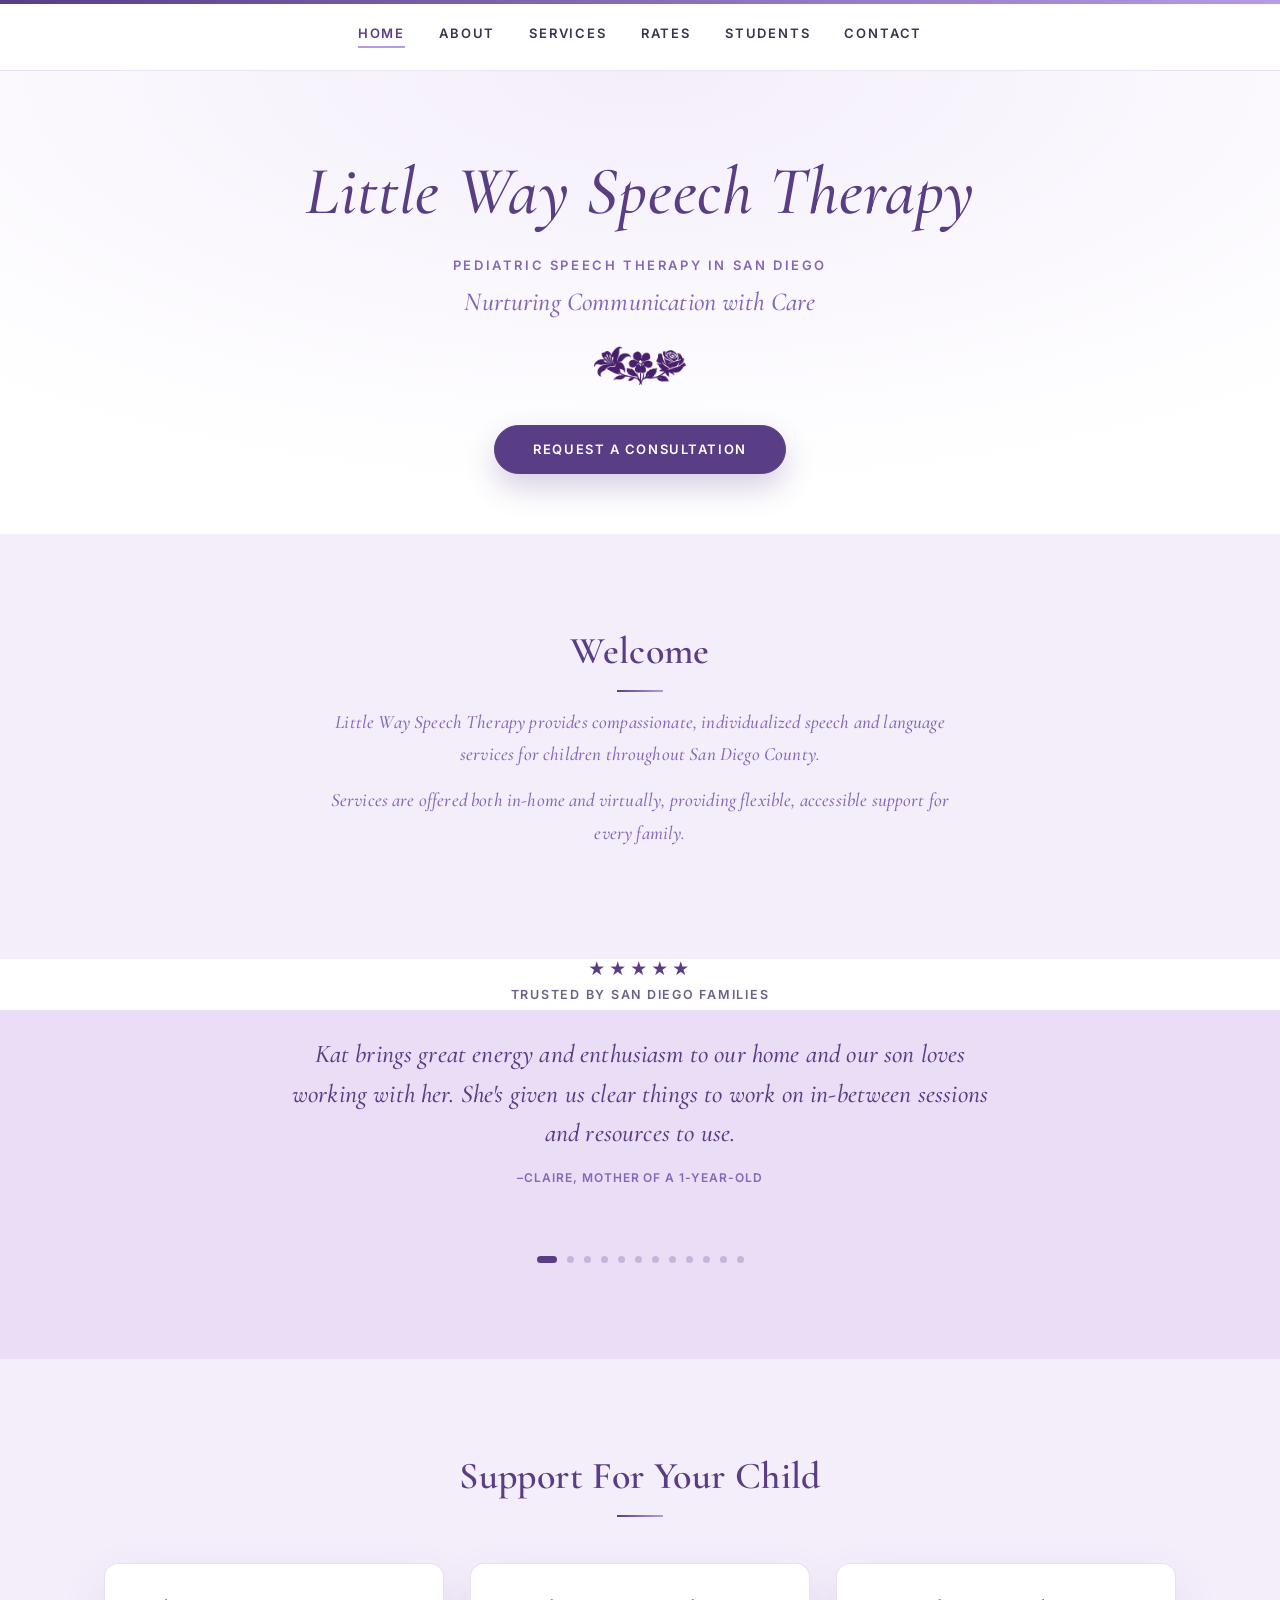
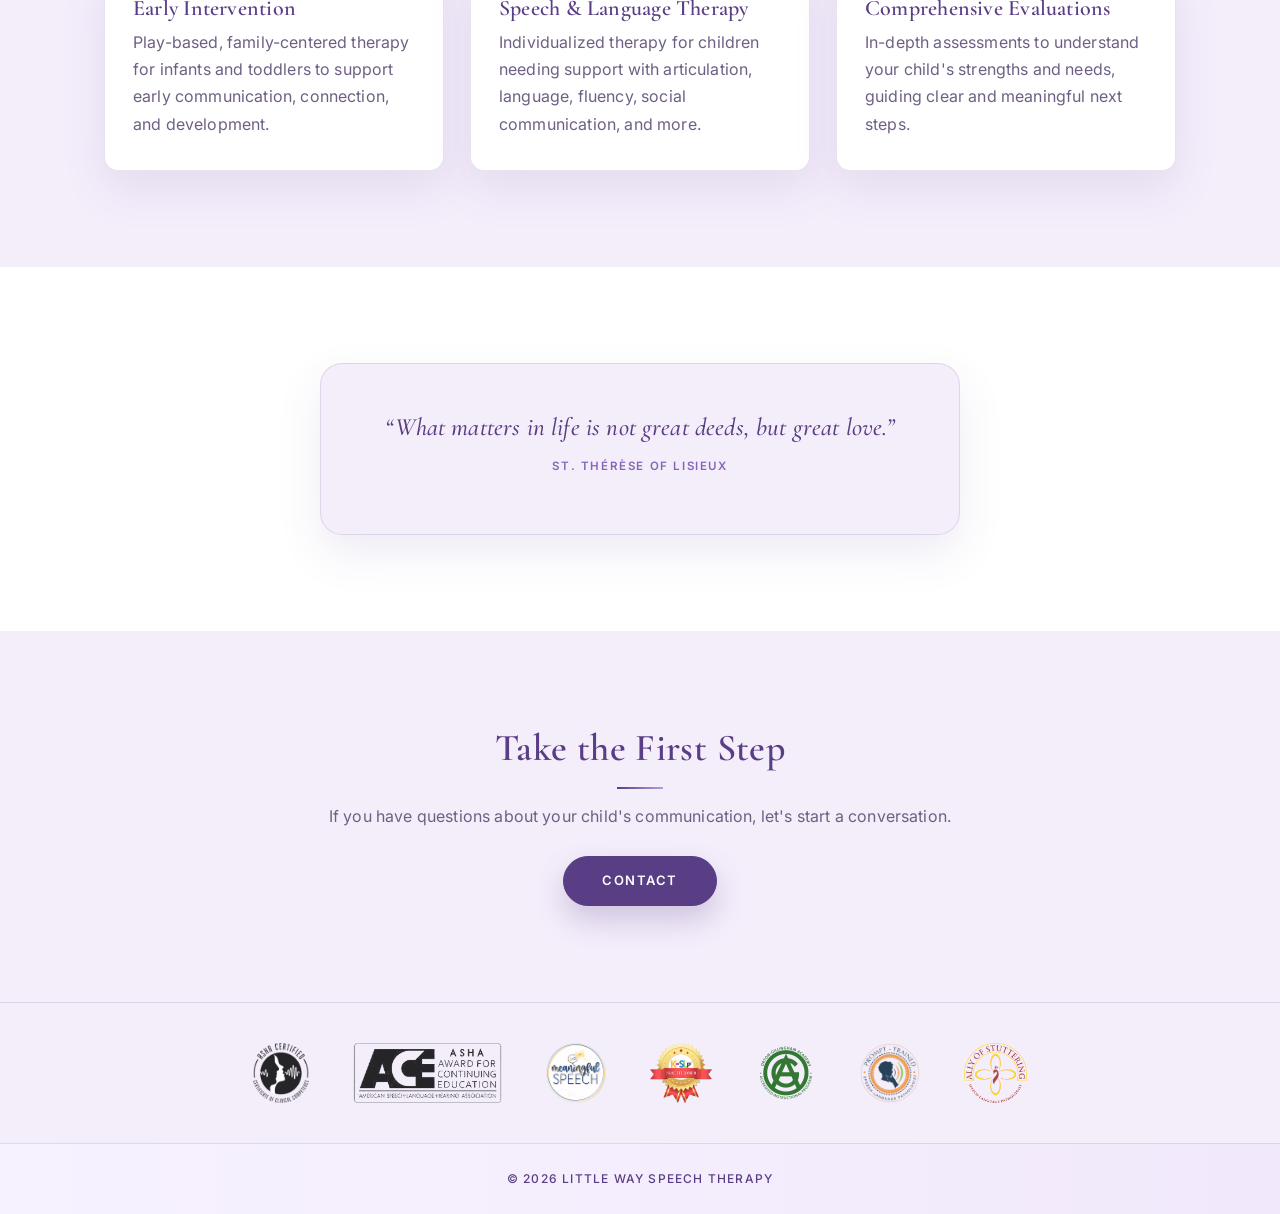
<file: index.html>
<!DOCTYPE html>
<html lang="en">
<head>
  <!-- SEO Schema -->
  <script type="application/ld+json">
  {
    "@context": "https://schema.org",
    "@type": "LocalBusiness",
    "name": "Little Way Speech Therapy",
    "image": "https://littlewayspeech.com/logo.jpg",
    "url": "https://littlewayspeech.com/",
    "description": "Pediatric speech therapy services in San Diego including early intervention, speech sound disorders, language development, dyslexia evaluations, and parent coaching.",
    "areaServed": {
      "@type": "Place",
      "name": "San Diego County"
    },
    "address": {
      "@type": "PostalAddress",
      "addressLocality": "San Diego",
      "addressRegion": "CA",
      "addressCountry": "US"
    }
  }
  </script>
  <meta charset="UTF-8">
  <meta name="viewport" content="width=device-width, initial-scale=1.0">
  <meta name="geo.region" content="US-CA">
  <meta name="geo.placename" content="San Diego">
  <title>Little Way | Pediatric Speech Therapy in San Diego</title>
  <meta name="description" content="Little Way Speech Therapy provides pediatric speech therapy in San Diego, including early intervention, speech delay support, and school-age services. In-home and virtual sessions available.">

  <!-- Fonts -->
  <link rel="preconnect" href="https://fonts.googleapis.com">
  <link rel="preconnect" href="https://fonts.gstatic.com" crossorigin>
  <link href="https://fonts.googleapis.com/css2?family=Cormorant+Garamond:ital,wght@0,500;0,600;1,500;1,600&family=Inter:wght@400;500;600;700&display=swap" rel="stylesheet">

  <!-- CSS -->
  <link rel="stylesheet" href="style.css">
</head>
<body>
  <header>
    <div class="top-accent-bar"></div>
    <nav>
      <a href="index.html" class="active">Home</a>
      <a href="about.html">About</a>
      <a href="services.html">Services</a>
      <a href="rates.html">Rates</a>
      <a href="students.html">Students</a>
      <a href="contact.html">Contact</a>
    </nav>
  </header>

  <main>
    <!-- HERO -->
    <section class="hero">
      <div class="container hero-content">
        <h1 class="hero-title brand-title">Little Way Speech Therapy</h1>
        <div class="tagline">Pediatric Speech Therapy in San Diego</div>
        <p class="hero-subtitle">Nurturing Communication with Care</p>
        <img src="little-way-logo.png" alt="Little Way Speech Therapy logo" class="logo">
        <a href="contact.html" class="cta-button">Request a Consultation</a>
      </div>
    </section>

    <!-- INTRO -->
    <section class="section">
      <div class="container">
        <h2>Welcome</h2>
        <p class="purple-text">
          Little Way Speech Therapy provides compassionate, individualized speech and language services for children throughout San Diego County.
        </p>
        <p class="purple-text">
          Services are offered both in-home and virtually, providing flexible, accessible support for every family.
        </p>
      </div>
    </section>

    <!-- TRUST BADGE -->
    <div class="trust-bar">
      <div class="stars">&#9733;&#9733;&#9733;&#9733;&#9733;</div>
      <div class="trust-text">Trusted by San Diego Families</div>
    </div>

    <!-- TESTIMONIALS -->
    <section class="testimonial-wrapper">
      <div class="testimonial-section" id="testimonial-container">
        <div class="testimonial active">
          <p>Kat brings great energy and enthusiasm to our home and our son loves working with her. She's given us clear things to work on in-between sessions and resources to use.</p>
          <span>&ndash;Claire, mother of a 1-year-old</span>
        </div>
        <div class="testimonial">
          <p>Kathleen Winger is amazing. [My son] is a very active young boy and&hellip;is not easy to keep on task, but Miss Kat is so experienced that she is able to make practice fun along with educational. I feel so blessed to have her as a speech therapist.</p>
          <span>&ndash;Amy, mother of a 5-year-old</span>
        </div>
        <div class="testimonial">
          <p>We have been to several other speech companies but have finally found our home with Kat! Thank you Kat!! Her consistency and kindness sets her apart, and we have been through many therapists!!</p>
          <span>&ndash;Evelyn, mother of a 4-year-old</span>
        </div>
        <div class="testimonial">
          <p>Ms. Winger is patient, kind, dedicated, and caring, she always helps with concerns that arise with our son by giving us helpful guidance. Since his first appointment, she has shown her professionalism and knowledge as an excellent speech pathologist.</p>
          <span>&ndash;Cee, mother of a 3-year-old</span>
        </div>
        <div class="testimonial">
          <p>Kat is always so passionate and understanding&hellip;She has done an amazing job with my daughter's speech, [and] I would recommend her to anyone who needs speech help with their children's speech.</p>
          <span>&ndash;Bridget, mother of a 6-year-old</span>
        </div>
        <div class="testimonial">
          <p>Kat not only helps during speech sessions, she goes out of her way and programs [my son's AAC] device remotely and gets it done extremely fast&hellip;She is an indispensable part of my son's team and it's evident that she truly loves her job.</p>
          <span>&ndash;Yanina, mother of a 13-year-old</span>
        </div>
        <div class="testimonial">
          <p>We absolutely love our speech therapist Kat, she is the best! We have done speech therapy at other places and I must say she is the best therapist, we love her, she is always so passionate my daughter loves her therapies.</p>
          <span>&ndash;Sonia, mother of a 4-year-old</span>
        </div>
        <div class="testimonial">
          <p>Our son's total word count has already expanded in the few weeks we have been working with Kat. We are so grateful for her help and expertise.</p>
          <span>&ndash;Claire, mother of a 2-year-old</span>
        </div>
        <div class="testimonial">
          <p>Miss Kat has been fantastic with my son!! He was very shy for a long time and she has always been so patient, so warm and friendly toward him!</p>
          <span>&ndash;Katy, mother of a 6-year-old</span>
        </div>
        <div class="testimonial">
          <p>My child has been in speech for many years and until we finally found Kathleen Winger our prayers were answered! She is amazing and has the sweetest heart, that my child adores as well as myself.</p>
          <span>&ndash;Letecia, mother of a 4-year-old</span>
        </div>
        <div class="testimonial">
          <p>Kat has been fantastic! She is knowledgeable, flexible, easy to communicate with, and my son loves her. She has worked hard and has helped him to significantly improve his speech and communication.</p>
          <span>&ndash;Amy, mother of a 5-year-old</span>
        </div>
        <div class="testimonial">
          <p>You can immediately feel how much Kat loves helping children. She was genuinely interested in the goals and respectfully listened to my feedback. I have ALWAYS had a great outcome with her at the helm!</p>
          <span>&ndash;Leslie, mother of a 4-year-old</span>
        </div>
      </div>
      <!-- DOTS -->
      <div class="testimonial-dots" id="testimonial-dots"></div>
    </section>

    <!-- SERVICES -->
    <section class="section">
      <div class="container">
        <h2>Support For Your Child</h2>
        <div class="cards">
          <div class="card">
            <h3>Early Intervention</h3>
            <p>Play-based, family-centered therapy for infants and toddlers to support early communication, connection, and development.</p>
          </div>
          <div class="card">
            <h3>Speech &amp; Language Therapy</h3>
            <p>Individualized therapy for children needing support with articulation, language, fluency, social communication, and more.</p>
          </div>
          <div class="card">
            <h3>Comprehensive Evaluations</h3>
            <p>In-depth assessments to understand your child's strengths and needs, guiding clear and meaningful next steps.</p>
          </div>
        </div>
      </div>
    </section>

    <!-- QUOTE -->
    <section class="section">
      <div class="container">
        <div class="quote-card">
          <p class="quote">&ldquo;What matters in life is not great deeds, but great love.&rdquo;</p>
          <p class="quote-author">St. Th&eacute;r&egrave;se of Lisieux</p>
        </div>
      </div>
    </section>

    <!-- FINAL CTA -->
    <section class="section">
      <div class="container">
        <h2>Take the First Step</h2>
        <p>If you have questions about your child's communication, let's start a conversation.</p>
        <a href="contact.html" class="cta-button">Contact</a>
      </div>
    </section>
  </main>

  <!-- BADGES -->
  <div class="badge-footer">
  <img src="ASHA-logo-black.png" alt="ASHA CCC">
  <img src="ACE.png" alt="ACE Award">
  <img src="meaningful-speech.webp" alt="Meaningful Speech NLA">
  <img src="Kaufman.png" alt="K-SLP">
  <img src="orton.png" alt="Orton-Gillingham Academy">
  <img src="prompt.png" alt="Prompt Trained SLP">
  <img src="ally.png" alt="Ally of Stuttering">
</div>

  <footer>
    &copy; <span id="year"></span> Little Way Speech Therapy
  </footer>

  <!-- YEAR SCRIPT -->
  <script>
    document.getElementById("year").textContent = new Date().getFullYear();
  </script>

  <!-- TESTIMONIAL SCRIPT -->
  <script>
    const testimonials = document.querySelectorAll(".testimonial");
    const container = document.getElementById("testimonial-container");
    const dotsContainer = document.getElementById("testimonial-dots");
    let index = 0;
    let interval;

    testimonials.forEach((_, i) => {
      const dot = document.createElement("span");
      dot.classList.add("dot");
      if (i === 0) dot.classList.add("active");
      dot.addEventListener("click", () => {
        showTestimonial(i);
      });
      dotsContainer.appendChild(dot);
    });

    const dots = document.querySelectorAll(".dot");

    function showTestimonial(i) {
      testimonials.forEach(t => t.classList.remove("active"));
      dots.forEach(d => d.classList.remove("active"));
      testimonials[i].classList.add("active");
      dots[i].classList.add("active");
      index = i;
    }

    function startRotation() {
      interval = setInterval(() => {
        let next = (index + 1) % testimonials.length;
        showTestimonial(next);
      }, 5000);
    }

    function stopRotation() {
      clearInterval(interval);
    }

    startRotation();
    container.addEventListener("mouseenter", stopRotation);
    container.addEventListener("mouseleave", startRotation);

    let startX = 0;
    container.addEventListener("touchstart", (e) => {
      startX = e.touches[0].clientX;
    });
    container.addEventListener("touchend", (e) => {
      let endX = e.changedTouches[0].clientX;
      let diff = startX - endX;
      if (Math.abs(diff) > 50) {
        if (diff > 0) {
          showTestimonial((index + 1) % testimonials.length);
        } else {
          showTestimonial((index - 1 + testimonials.length) % testimonials.length);
        }
      }
    });
  </script>
</body>
</html>
</file>
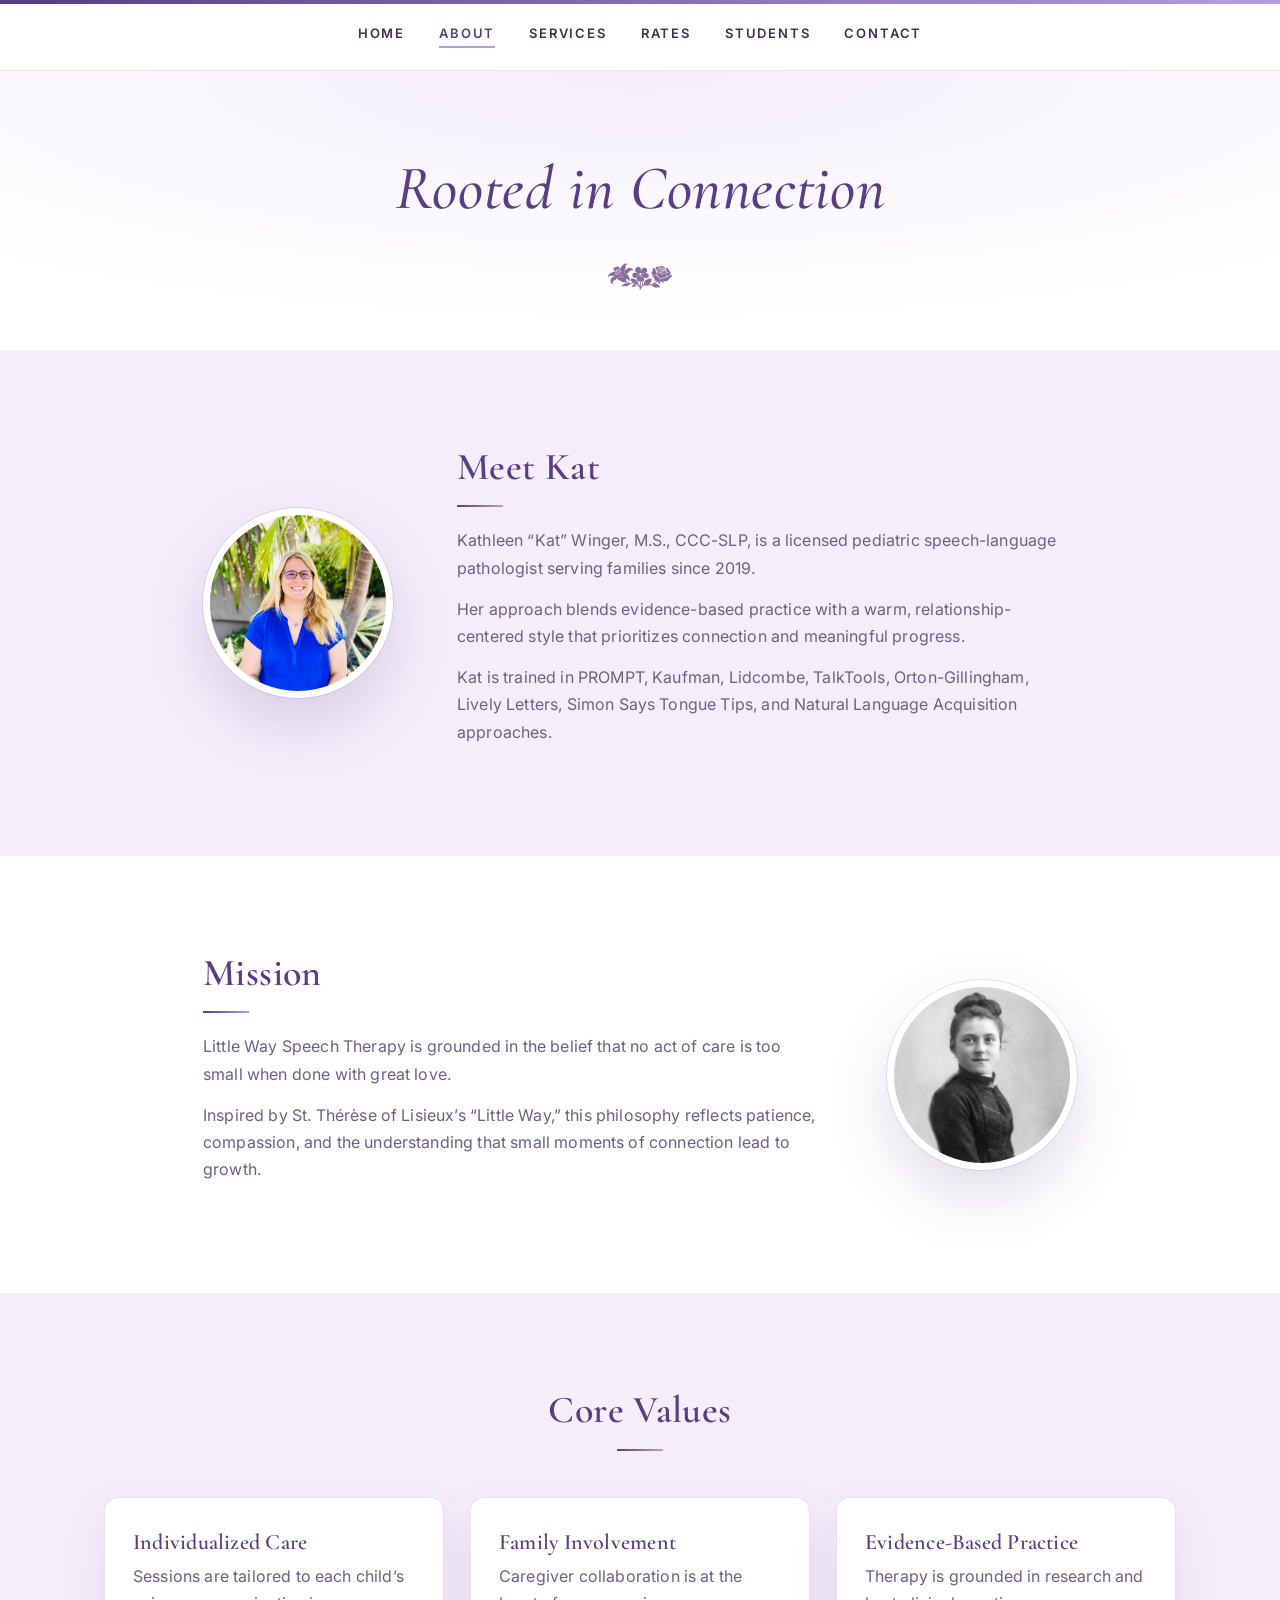
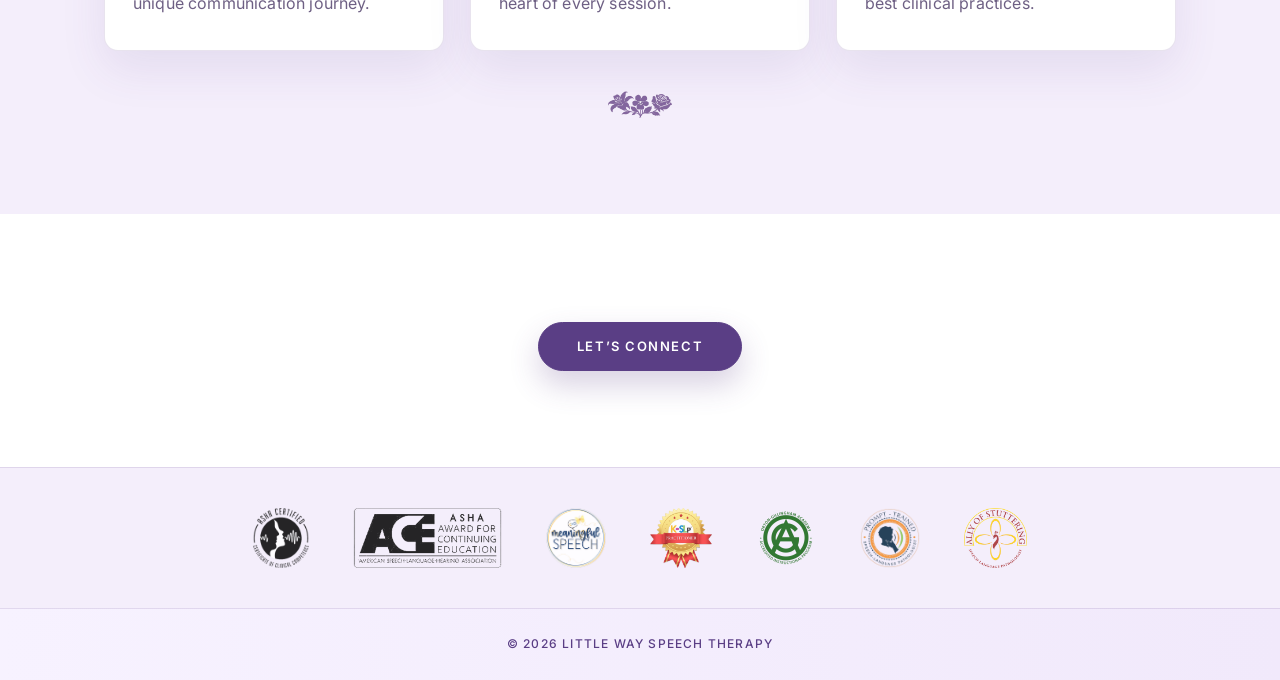
<file: about.html>
<!DOCTYPE html>
<html lang="en">
<head>
  <meta charset="UTF-8">
  <meta name="viewport" content="width=device-width, initial-scale=1.0">
  <meta name="geo.region" content="US-CA">
  <meta name="geo.placename" content="San Diego">
  <title>About | Little Way Speech Therapy</title>
  <meta name="description" content="Learn more about Little Way Speech Therapy and Kathleen Winger, M.S., CCC-SLP, serving children and families in San Diego.">
  <link rel="stylesheet" href="style.css">
  <link rel="preconnect" href="https://fonts.googleapis.com">
  <link rel="preconnect" href="https://fonts.gstatic.com" crossorigin>
  <link href="https://fonts.googleapis.com/css2?family=Cormorant+Garamond:ital,wght@0,500;0,600;1,500;1,600&family=Inter:wght@400;500;600;700&display=swap" rel="stylesheet">
</head>
<body>
<header>
  <div class="top-accent-bar"></div>
  <nav>
    <a href="index.html">Home</a>
    <a href="about.html" class="active">About</a>
    <a href="services.html">Services</a>
    <a href="rates.html">Rates</a>
    <a href="students.html">Students</a>
    <a href="contact.html">Contact</a>
  </nav>
</header>

<main>
  <!-- INTRO -->
  <section class="section hero-soft">
    <div class="container">
      <h1>Rooted in Connection</h1>
      <img src="little-way-logo-small.png" class="small-logo" alt="Little Way Speech Therapy logo">
    </div>
  </section>

  <!-- ABOUT / BIO -->
  <section class="section">
    <div class="container bio-layout">
      <div class="bio-image-wrap">
        <img src="profile.jpg" alt="Kathleen Winger, speech therapist" class="circle-image">
      </div>
      <div class="bio-text">
        <h2>Meet Kat</h2>
        <p>Kathleen &ldquo;Kat&rdquo; Winger, M.S., CCC-SLP, is a licensed pediatric speech-language pathologist serving families since 2019.</p>
        <p>Her approach blends evidence-based practice with a warm, relationship-centered style that prioritizes connection and meaningful progress.</p>
        <p>Kat is trained in PROMPT, Kaufman, Lidcombe, TalkTools, Orton-Gillingham, Lively Letters, Simon Says Tongue Tips, and Natural Language Acquisition approaches.</p>
      </div>
    </div>
  </section>

  <!-- MISSION -->
  <section class="section">
    <div class="container bio-layout">
      <div class="bio-text">
        <h2>Mission</h2>
        <p>Little Way Speech Therapy is grounded in the belief that no act of care is too small when done with great love.</p>
        <p>Inspired by St. Th&eacute;r&egrave;se of Lisieux&rsquo;s &ldquo;Little Way,&rdquo; this philosophy reflects patience, compassion, and the understanding that small moments of connection lead to growth.</p>
      </div>
      <div class="bio-image-wrap">
        <img src="St_Therese.jpg" alt="St. Th&eacute;r&egrave;se of Lisieux" class="circle-image">
      </div>
    </div>
  </section>

  <section class="section">
    <div class="container">
      <h2>Core Values</h2>
      <div class="cards">
        <div class="card">
          <h3>Individualized Care</h3>
          <p>Sessions are tailored to each child&rsquo;s unique communication journey.</p>
        </div>
        <div class="card">
          <h3>Family Involvement</h3>
          <p>Caregiver collaboration is at the heart of every session.</p>
        </div>
        <div class="card">
          <h3>Evidence-Based Practice</h3>
          <p>Therapy is grounded in research and best clinical practices.</p>
        </div>
      </div>
      <img src="little-way-logo-small.png" class="small-logo" alt="Little Way Speech Therapy logo">
    </div>
  </section>

  <section class="section">
    <div class="container">
      <a href="contact.html" class="cta-button">Let&rsquo;s Connect</a>
    </div>
  </section>
</main>

  <!-- BADGES -->
  <div class="badge-footer">
  <img src="ASHA-logo-black.png" alt="ASHA CCC">
  <img src="ACE.png" alt="ACE Award">
  <img src="meaningful-speech.webp" alt="Meaningful Speech NLA">
  <img src="Kaufman.png" alt="K-SLP">
  <img src="orton.png" alt="Orton-Gillingham Academy">
  <img src="prompt.png" alt="Prompt Trained SLP">
  <img src="ally.png" alt="Ally of Stuttering">
</div>

<footer>
  &copy; <span id="year"></span> Little Way Speech Therapy
</footer>

<script>
  document.getElementById("year").textContent = new Date().getFullYear();
</script>
</body>
</html>
</file>
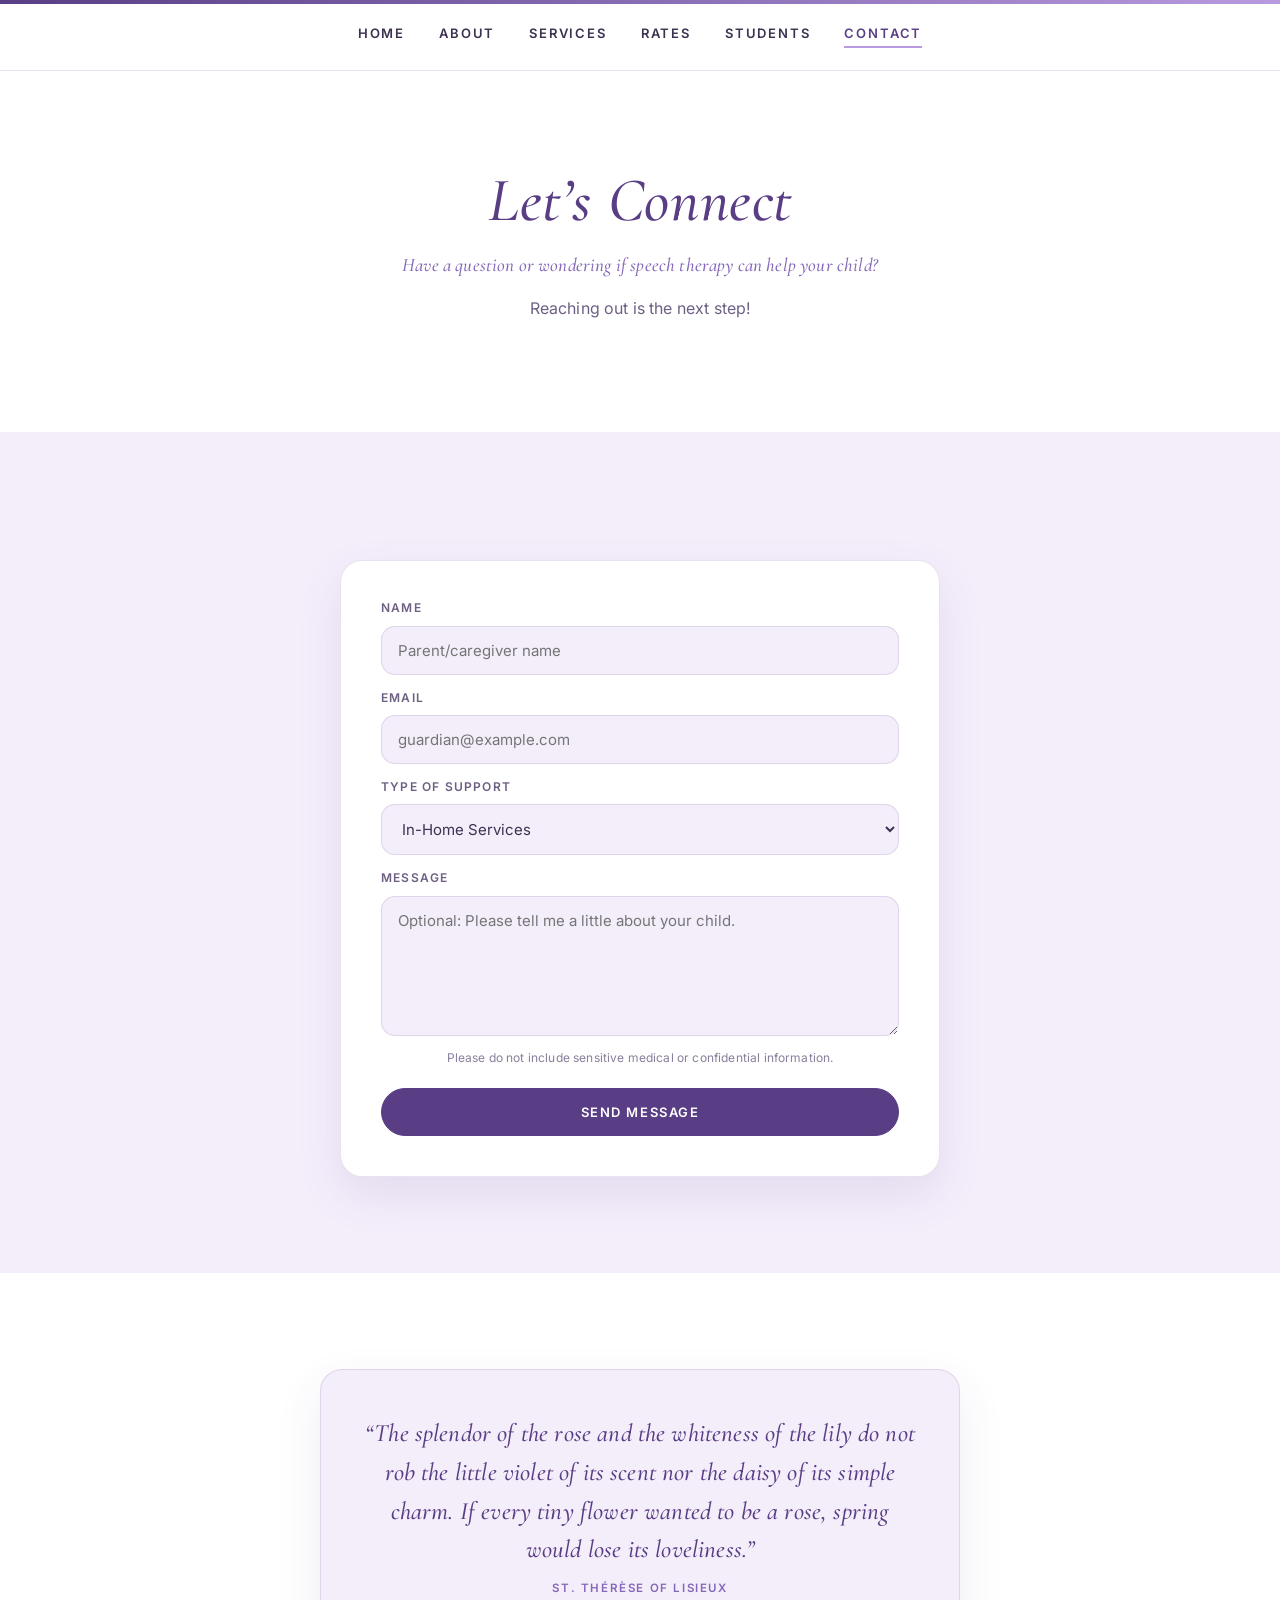
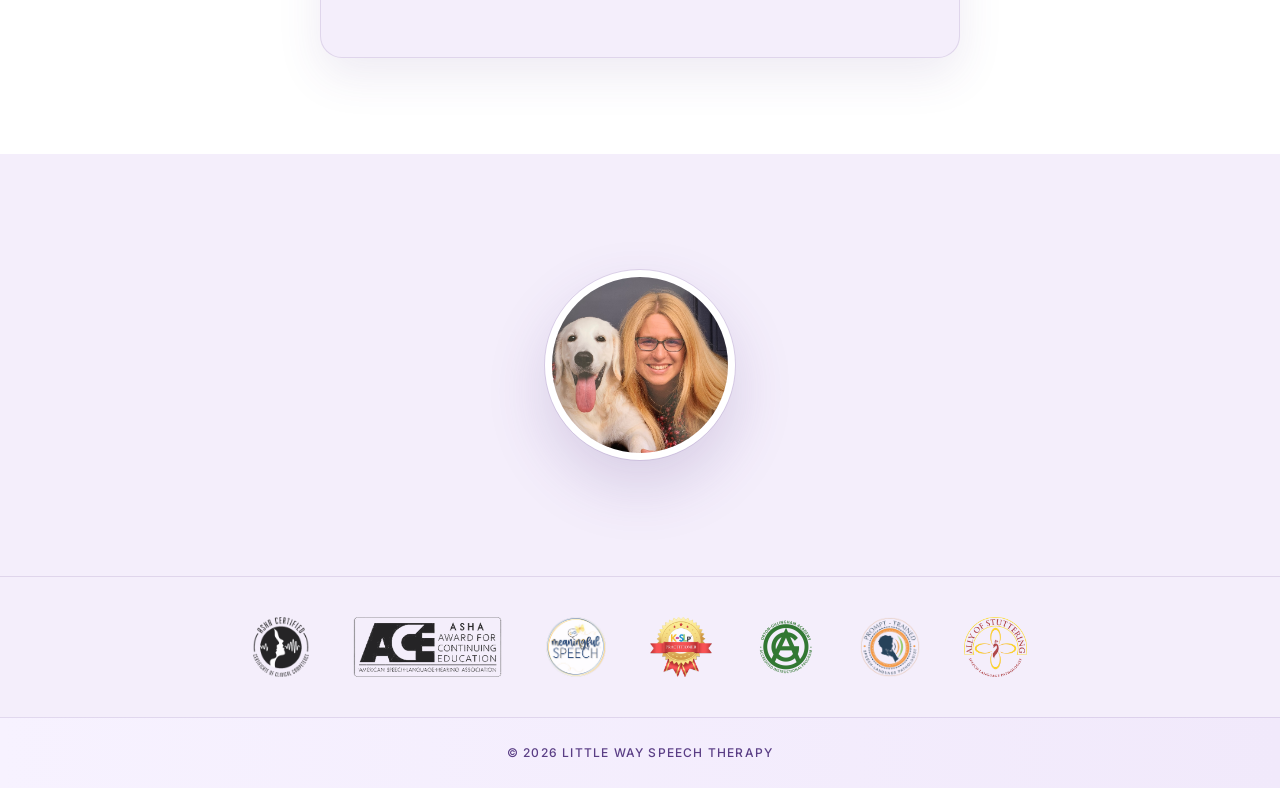
<file: contact.html>
<!DOCTYPE html>
<html lang="en">
<head>
  <meta charset="UTF-8">
  <meta name="viewport" content="width=device-width, initial-scale=1.0">
  <meta name="geo.region" content="US-CA">
  <meta name="geo.placename" content="San Diego">
  <title>Contact | Little Way Speech Therapy</title>
  <meta name="description" content="Contact Little Way Speech Therapy to ask questions or request a consultation for pediatric speech therapy in San Diego.">
  <link rel="preconnect" href="https://fonts.googleapis.com">
  <link rel="preconnect" href="https://fonts.gstatic.com" crossorigin>
  <link href="https://fonts.googleapis.com/css2?family=Cormorant+Garamond:ital,wght@0,500;0,600;1,500;1,600&family=Inter:wght@400;500;600;700&display=swap" rel="stylesheet">
  <link rel="stylesheet" href="style.css">
</head>
<body>
<header>
  <div class="top-accent-bar"></div>
  <nav>
    <a href="index.html">Home</a>
    <a href="about.html">About</a>
    <a href="services.html">Services</a>
    <a href="rates.html">Rates</a>
    <a href="students.html">Students</a>
    <a href="contact.html" class="active">Contact</a>
  </nav>
</header>

<main>
  <section class="section">
    <div class="container">
      <h1>Let&rsquo;s Connect</h1>
      <p class="purple-text">Have a question or wondering if speech therapy can help your child?</p>
      <p>Reaching out is the next step!</p>
    </div>
  </section>

  <section class="section">
    <div class="container">
      <div class="contact-card">
        <div id="selected-service-banner" class="service-banner"></div>
        <form action="https://formspree.io/f/mgopnkok" method="POST" class="contact-form">
          <input type="hidden" name="_subject" value="New Website Inquiry &ndash; Little Way Speech Therapy">
          <input type="hidden" name="_next" value="contact.html?submitted=true">
          <input type="text" name="_gotcha" style="display:none">

          <label for="name">Name</label>
          <input type="text" id="name" name="name" placeholder="Parent/caregiver name" required>

          <label for="email">Email</label>
          <input type="email" id="email" name="email" placeholder="guardian@example.com" required>

          <label for="service">Type of Support</label>
          <select id="service" name="service">
            <option value="In-Home Services">In-Home Services</option>
            <option value="Virtual Services">Virtual Services</option>
            <option value="Single Service Evaluation">Single Service Evaluation</option>
            <option value="General Inquiry">General inquiries</option>
          </select>

          <label for="message">Message</label>
          <textarea id="message" name="message" placeholder="Optional: Please tell me a little about your child."></textarea>

          <p class="contact-note">Please do not include sensitive medical or confidential information.</p>

          <button type="submit">Send Message</button>
        </form>
        <div class="thank-you-message">Thank you! Your message has been received.</div>
      </div>
    </div>
  </section>

  <section class="section">
    <div class="container">
      <div class="quote-card">
        <p class="quote">&ldquo;The splendor of the rose and the whiteness of the lily do not rob the little violet of its scent nor the daisy of its simple charm. If every tiny flower wanted to be a rose, spring would lose its loveliness.&rdquo;</p>
        <p class="quote-author">St. Th&eacute;r&egrave;se of Lisieux</p>
      </div>
    </div>
  </section>

  <section class="section">
    <div class="container">
      <img src="Skipper.jpg" class="circle-image" alt="Little Way Speech Therapy">
    </div>
  </section>
</main>

  <!-- BADGES -->
  <div class="badge-footer">
  <img src="ASHA-logo-black.png" alt="ASHA CCC">
  <img src="ACE.png" alt="ACE Award">
  <img src="meaningful-speech.webp" alt="Meaningful Speech NLA">
  <img src="Kaufman.png" alt="K-SLP">
  <img src="orton.png" alt="Orton-Gillingham Academy">
  <img src="prompt.png" alt="Prompt Trained SLP">
  <img src="ally.png" alt="Ally of Stuttering">
</div>

<footer>
  &copy; <span id="year"></span> Little Way Speech Therapy
</footer>

<script>
  document.getElementById("year").textContent = new Date().getFullYear();

  const params = new URLSearchParams(window.location.search);
  const thankYou = document.querySelector(".thank-you-message");
  if (params.get("submitted") === "true") {
    if (thankYou) thankYou.style.display = "block";
  }

  const serviceParam = params.get("service");
  const messageField = document.getElementById("message");
  const serviceDropdown = document.getElementById("service");
  const banner = document.getElementById("selected-service-banner");

  if (serviceParam) {
    let readable = serviceParam.replace(/%20/g, " ")
      .replace("30", "30-minute")
      .replace("50", "50-minute");

    if (messageField) {
      messageField.value =
        "Hello,\n\nI'm interested in learning more about " +
        readable +
        " services.\n\nThank you!";
    }

    if (serviceDropdown) {
      if (readable.includes("Evaluation")) {
        serviceDropdown.value = "Single Service Evaluation";
      } else if (readable.includes("Virtual")) {
        serviceDropdown.value = "Virtual Services";
      } else {
        serviceDropdown.value = "In-Home Services";
      }
    }

    if (banner) {
      banner.style.display = "block";
      banner.textContent = "Inquiry: " + readable;
    }
  }
</script>
</body>
</html>
</file>
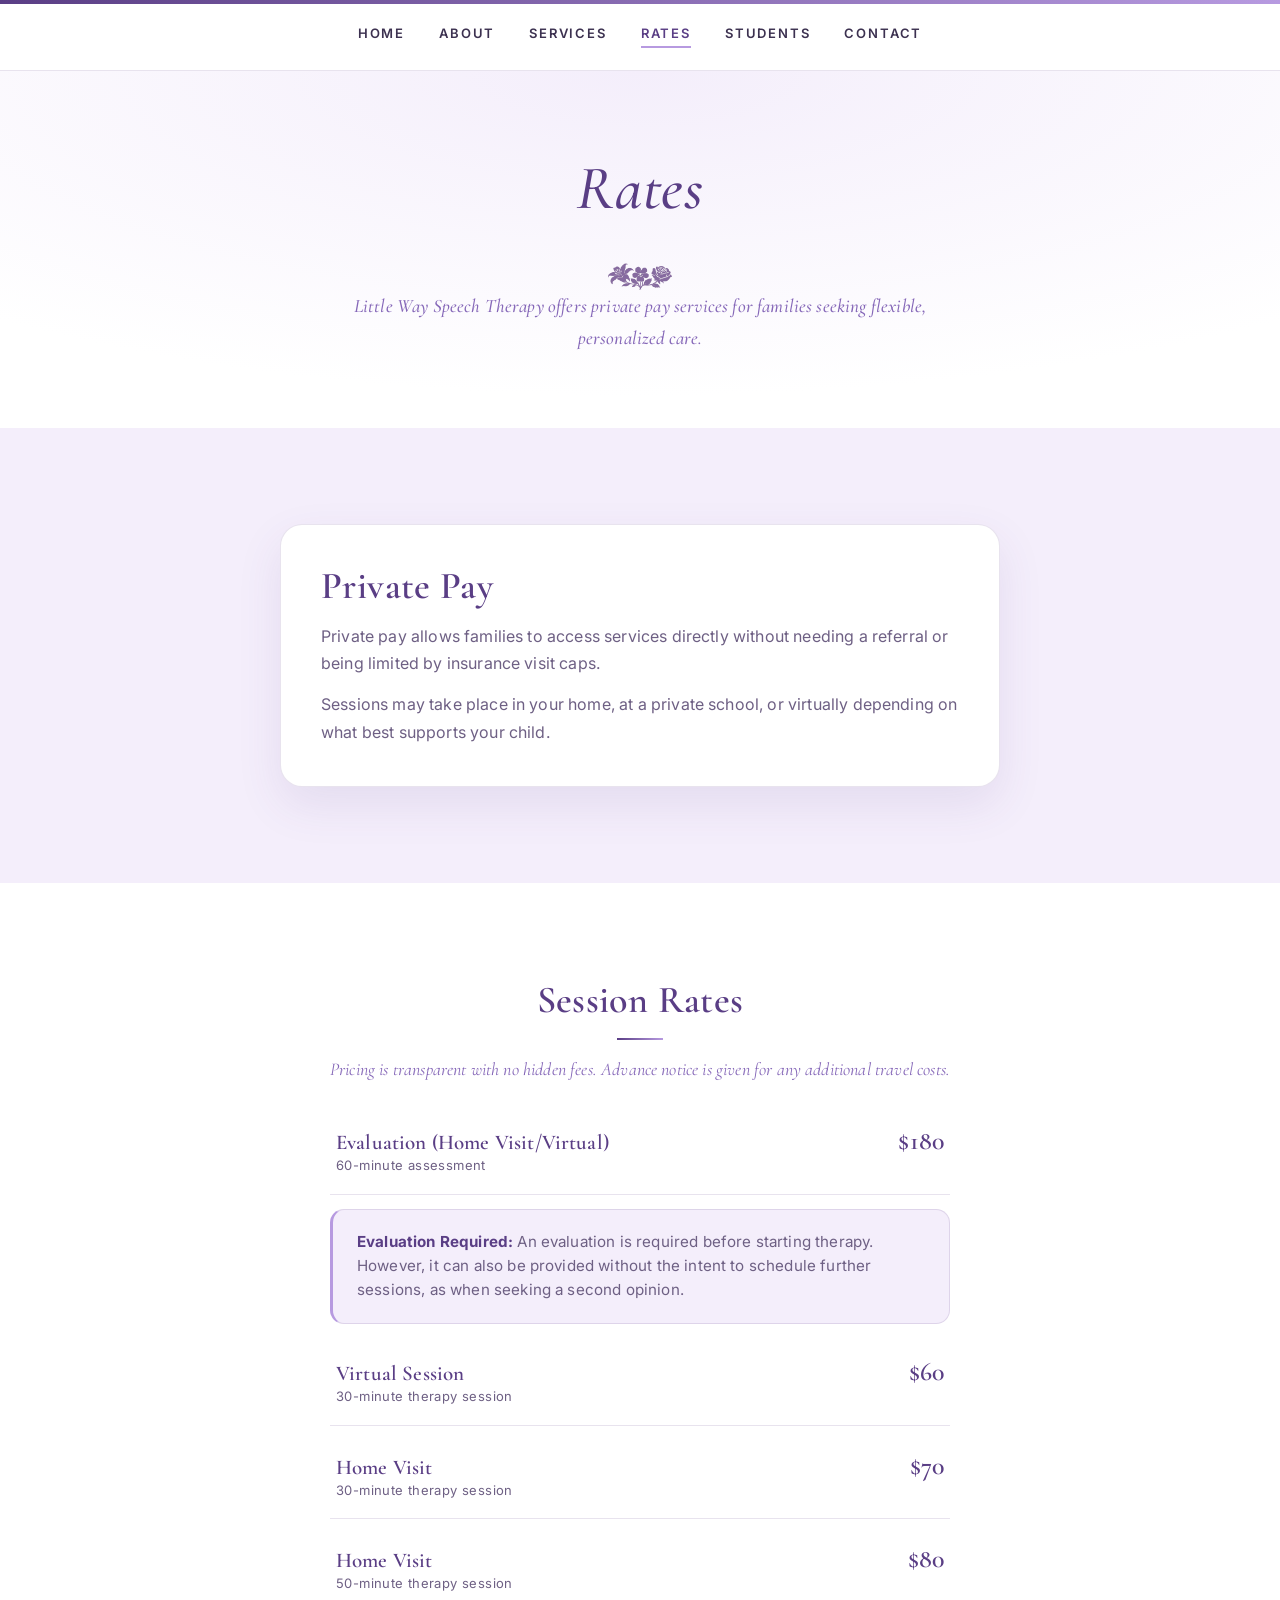
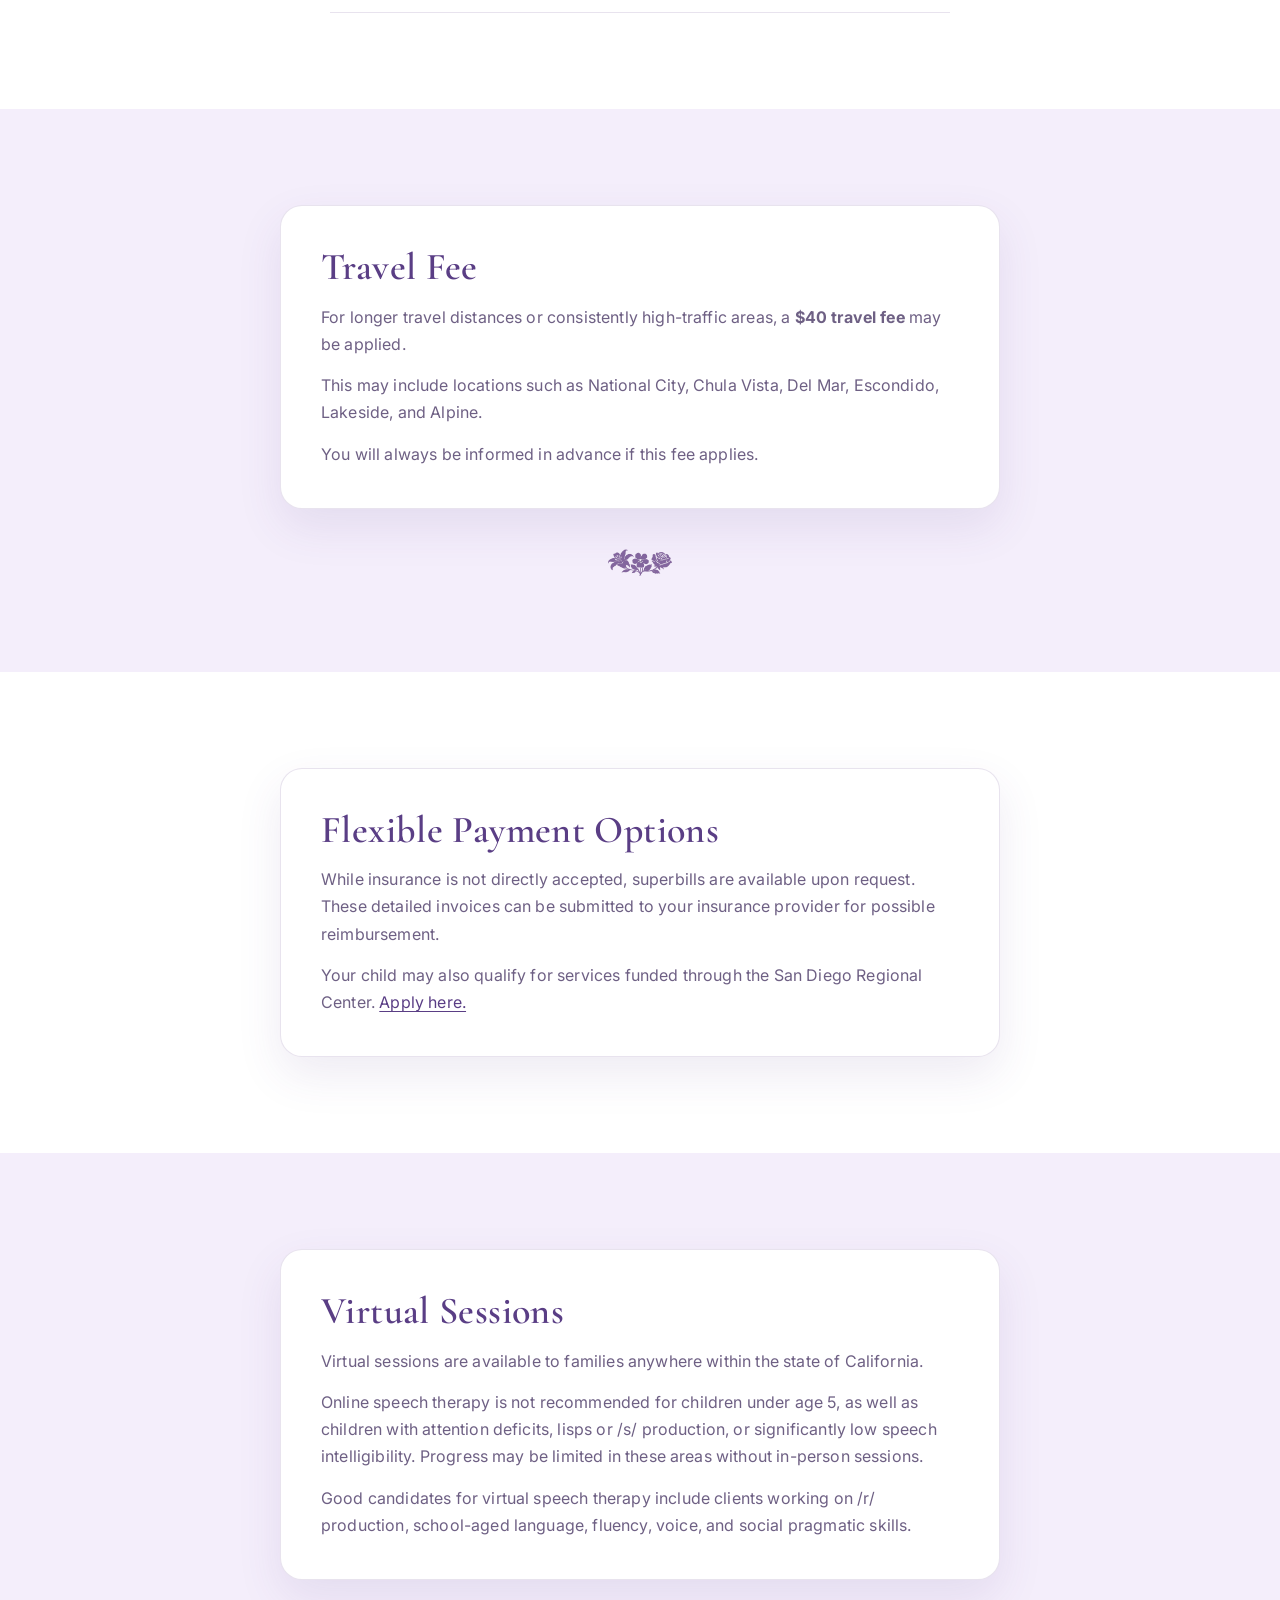
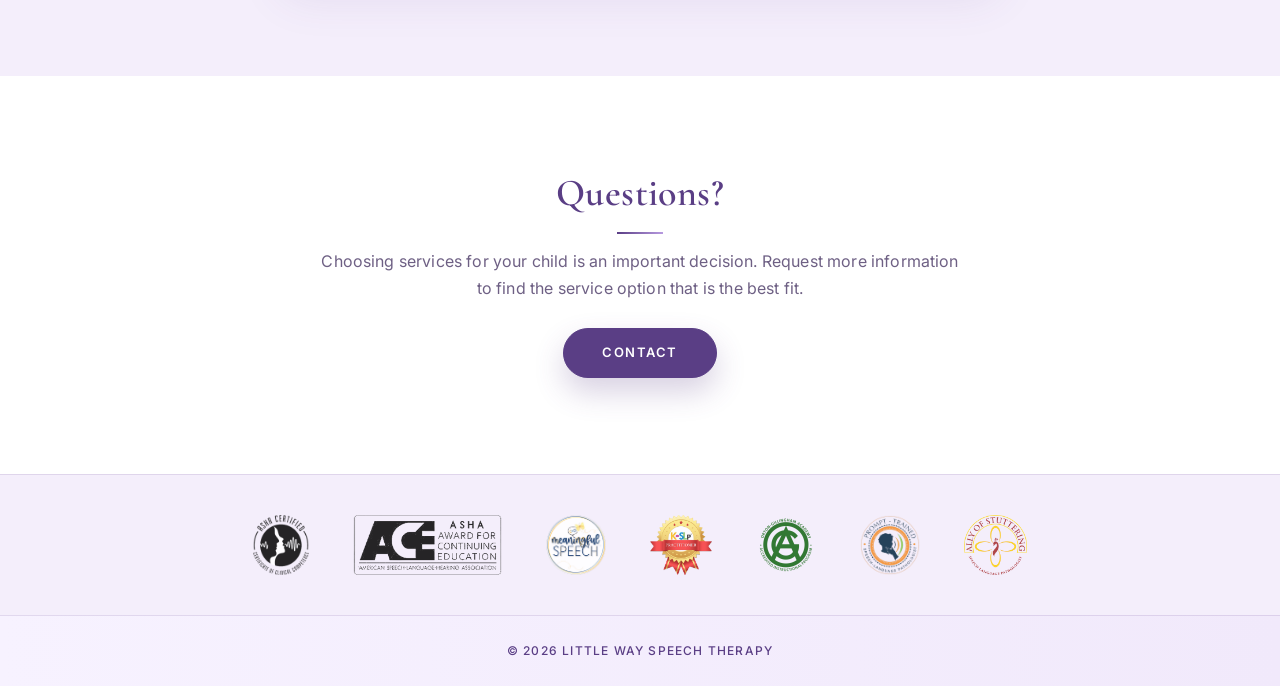
<file: rates.html>
<!DOCTYPE html>
<html lang="en">
<head>
  <meta charset="UTF-8">
  <meta name="viewport" content="width=device-width, initial-scale=1.0">
  <meta name="geo.region" content="US-CA">
  <meta name="geo.placename" content="San Diego">
  <title>Rates | Little Way Speech Therapy</title>
  <meta name="description" content="Private pay rates for speech therapy services in San Diego, including evaluations, therapy sessions, and insurance reimbursement information.">
  <link rel="preconnect" href="https://fonts.googleapis.com">
  <link rel="preconnect" href="https://fonts.gstatic.com" crossorigin>
  <link href="https://fonts.googleapis.com/css2?family=Cormorant+Garamond:ital,wght@0,500;0,600;1,500;1,600&family=Inter:wght@400;500;600;700&display=swap" rel="stylesheet">
  <link rel="stylesheet" href="style.css">
</head>
<body>
<header>
  <div class="top-accent-bar"></div>
  <nav>
    <a href="index.html">Home</a>
    <a href="about.html">About</a>
    <a href="services.html">Services</a>
    <a href="rates.html" class="active">Rates</a>
    <a href="students.html">Students</a>
    <a href="contact.html">Contact</a>
  </nav>
</header>

<main>
  <!-- INTRO -->
  <section class="section hero-soft">
    <div class="container">
      <h1>Rates</h1>
      <img src="little-way-logo-small.png" class="small-logo" alt="Little Way Speech Therapy logo">
      <p class="purple-text">Little Way Speech Therapy offers private pay services for families seeking flexible, personalized care.</p>
    </div>
  </section>

  <!-- PRIVATE PAY -->
  <section class="section">
    <div class="container">
      <div class="info-card">
        <h2>Private Pay</h2>
        <p>Private pay allows families to access services directly without needing a referral or being limited by insurance visit caps.</p>
        <p>Sessions may take place in your home, at a private school, or virtually depending on what best supports your child.</p>
      </div>
    </div>
  </section>

  <!-- RATES (MENU STYLE) -->
  <section class="section">
    <div class="container">
      <h2>Session Rates</h2>
      <p class="rate-reassurance">Pricing is transparent with no hidden fees. Advance notice is given for any additional travel costs.</p>

      <div class="rates-vertical">
        <a href="contact.html?service=Initial%20Evaluation" class="rate-item">
          <div class="rate-text">
            <div class="rate-title">Evaluation (Home Visit/Virtual)</div>
            <div class="rate-sub">60-minute assessment</div>
          </div>
          <div class="rate-price">$180</div>
        </a>

        <div class="rate-note-box">
          <p><strong>Evaluation Required:</strong> An evaluation is required before starting therapy. However, it can also be provided without the intent to schedule further sessions, as when seeking a second opinion.</p>
        </div>

        <a href="contact.html?service=Virtual%2030" class="rate-item">
          <div class="rate-text">
            <div class="rate-title">Virtual Session</div>
            <div class="rate-sub">30-minute therapy session</div>
          </div>
          <div class="rate-price">$60</div>
        </a>

        <a href="contact.html?service=Home%20Visit%2030" class="rate-item">
          <div class="rate-text">
            <div class="rate-title">Home Visit</div>
            <div class="rate-sub">30-minute therapy session</div>
          </div>
          <div class="rate-price">$70</div>
        </a>

        <a href="contact.html?service=Home%20Visit%2050" class="rate-item">
          <div class="rate-text">
            <div class="rate-title">Home Visit</div>
            <div class="rate-sub">50-minute therapy session</div>
          </div>
          <div class="rate-price">$80</div>
        </a>
      </div>
    </div>
  </section>

  <!-- TRAVEL -->
  <section class="section">
    <div class="container">
      <div class="info-card">
        <h2>Travel Fee</h2>
        <p>For longer travel distances or consistently high-traffic areas, a <strong>$40 travel fee</strong> may be applied.</p>
        <p>This may include locations such as National City, Chula Vista, Del Mar, Escondido, Lakeside, and Alpine.</p>
        <p>You will always be informed in advance if this fee applies.</p>
      </div>
      <img src="little-way-logo-small.png" alt="Little Way Speech Therapy logo" class="small-logo">
    </div>
  </section>

  <!-- INSURANCE -->
  <section class="section">
    <div class="container">
      <div class="info-card">
        <h2>Flexible Payment Options</h2>
        <p>While insurance is not directly accepted, superbills are available upon request. These detailed invoices can be submitted to your insurance provider for possible reimbursement.</p>
        <p>Your child may also qualify for services funded through the San Diego Regional Center. <a href="https://www.sdrc.org/apply" target="_blank" class="inline-link">Apply here.</a></p>
      </div>
    </div>
  </section>

  <!-- VIRTUAL -->
  <section class="section">
    <div class="container">
      <div class="info-card">
        <h2>Virtual Sessions</h2>
        <p>Virtual sessions are available to families anywhere within the state of California.</p>
        <p>Online speech therapy is not recommended for children under age 5, as well as children with attention deficits, lisps or /s/ production, or significantly low speech intelligibility. Progress may be limited in these areas without in-person sessions.</p>
        <p>Good candidates for virtual speech therapy include clients working on /r/ production, school-aged language, fluency, voice, and social pragmatic skills.</p>
      </div>
    </div>
  </section>

  <!-- CTA -->
  <section class="section">
    <div class="container">
      <h2>Questions?</h2>
      <p>Choosing services for your child is an important decision. Request more information to find the service option that is the best fit.</p>
      <a href="contact.html" class="cta-button">Contact</a>
    </div>
  </section>
</main>

    <!-- BADGES -->
  <div class="badge-footer">
  <img src="ASHA-logo-black.png" alt="ASHA CCC">
  <img src="ACE.png" alt="ACE Award">
  <img src="meaningful-speech.webp" alt="Meaningful Speech NLA">
  <img src="Kaufman.png" alt="K-SLP">
  <img src="orton.png" alt="Orton-Gillingham Academy">
  <img src="prompt.png" alt="Prompt Trained SLP">
  <img src="ally.png" alt="Ally of Stuttering">
</div>

<footer>
  &copy; <span id="year"></span> Little Way Speech Therapy
</footer>

<script>
  document.getElementById("year").textContent = new Date().getFullYear();
</script>
</body>
</html>
</file>
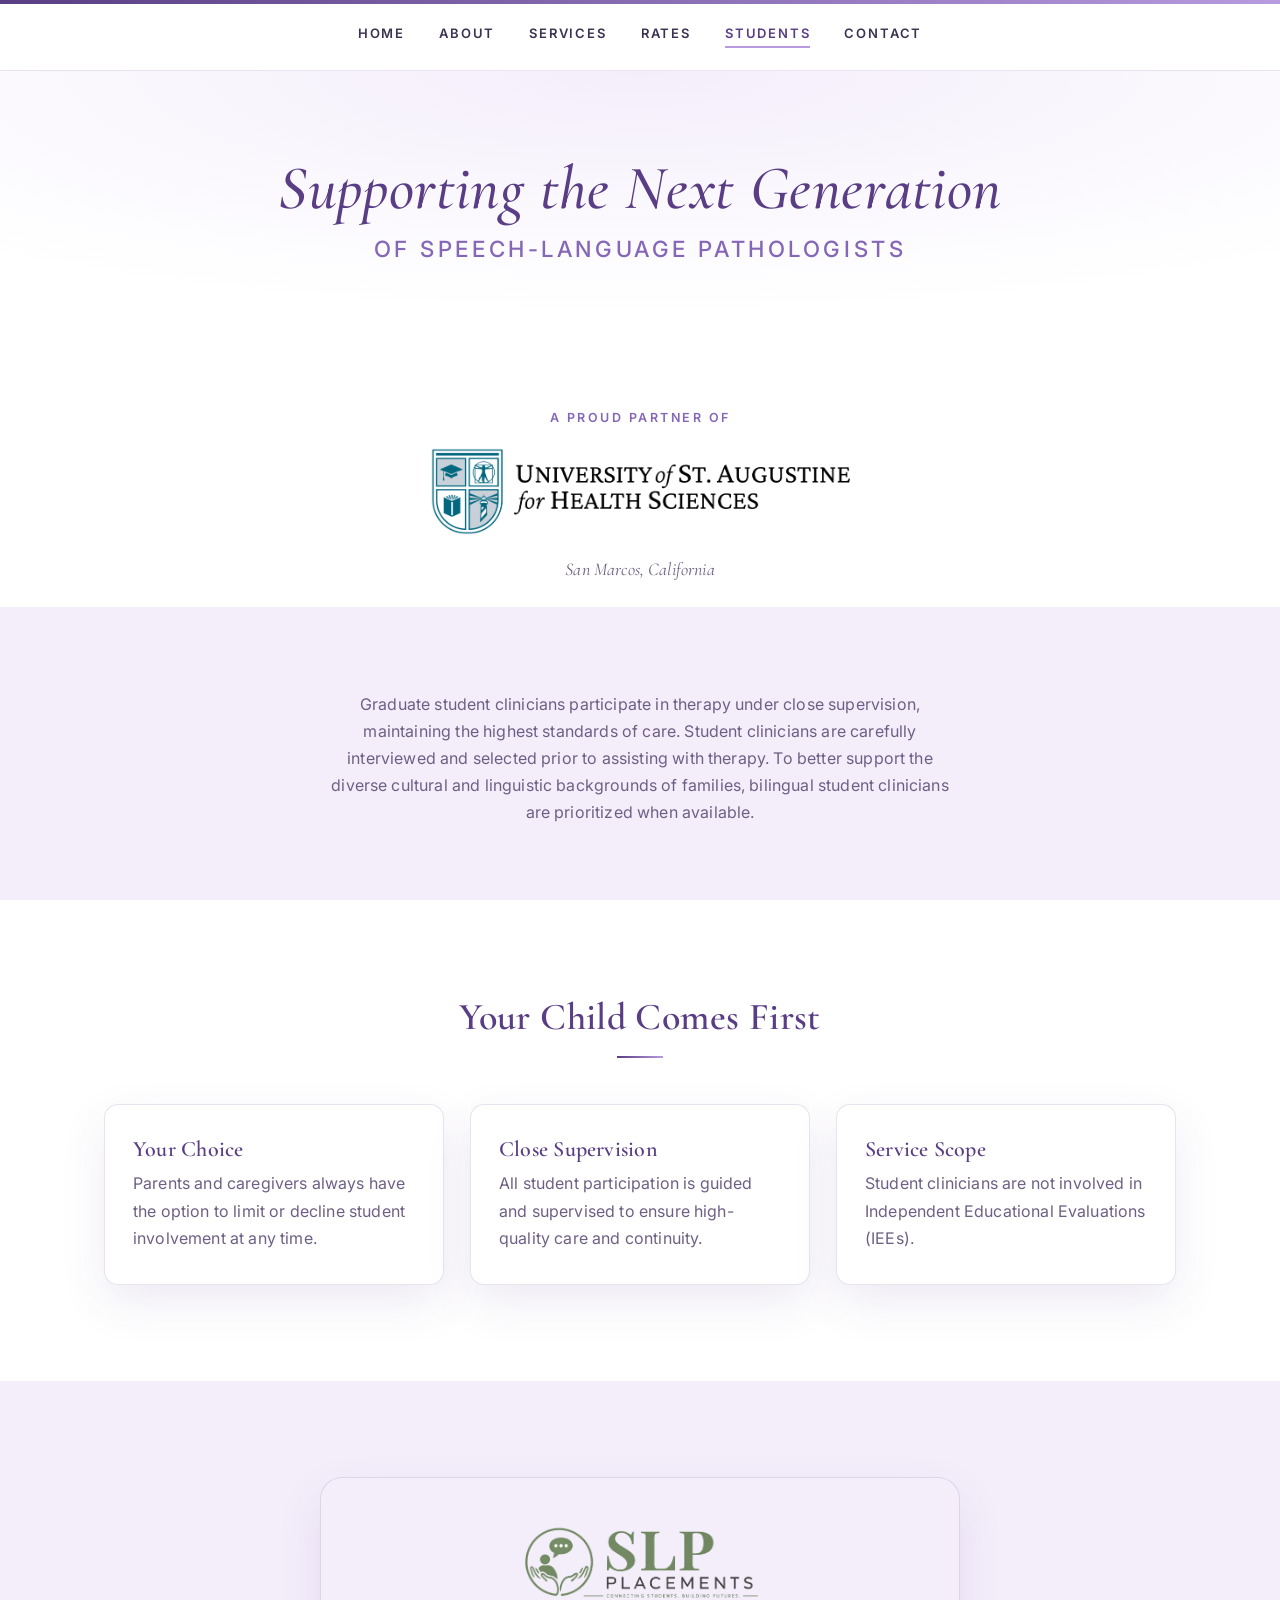
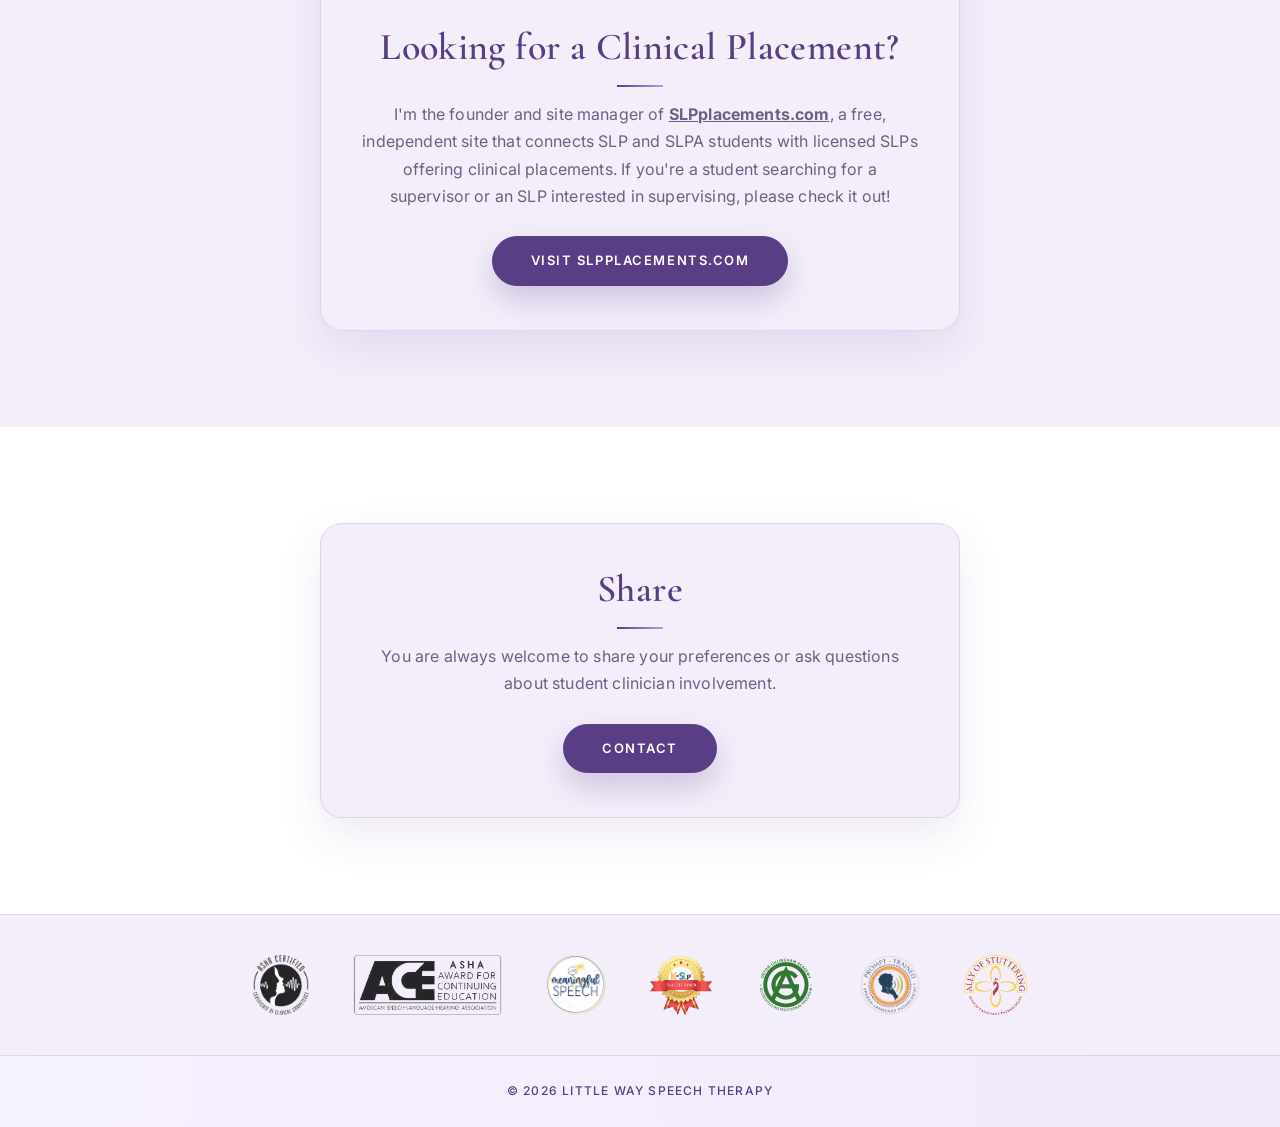
<file: students.html>
<!DOCTYPE html>
<html lang="en">
<head>
  <meta charset="UTF-8">
  <meta name="viewport" content="width=device-width, initial-scale=1.0">
  <meta name="geo.region" content="US-CA">
  <meta name="geo.placename" content="San Diego">
  <title>Students | Little Way Speech Therapy</title>
  <meta name="description" content="Learn about graduate student clinicians at Little Way Speech Therapy and how they are supervised to support high-quality care.">
  <link rel="stylesheet" href="style.css">
  <link rel="preconnect" href="https://fonts.googleapis.com">
  <link rel="preconnect" href="https://fonts.gstatic.com" crossorigin>
  <link href="https://fonts.googleapis.com/css2?family=Cormorant+Garamond:ital,wght@0,500;0,600;1,500;1,600&family=Inter:wght@400;500;600;700&display=swap" rel="stylesheet">
</head>
<body>
<header>
  <div class="top-accent-bar"></div>
  <nav>
    <a href="index.html">Home</a>
    <a href="about.html">About</a>
    <a href="services.html">Services</a>
    <a href="rates.html">Rates</a>
    <a href="students.html" class="active">Students</a>
    <a href="contact.html">Contact</a>
  </nav>
</header>

<main>
  <!-- INTRO -->
  <section class="section hero-soft">
    <div class="container">
      <h1>Supporting the Next Generation<span class="sub-line">of Speech-Language Pathologists</span></h1>
    </div>
  </section>

  <!-- PARTNERSHIP -->
  <div class="partner-feature">
    <div class="partner-block">
      <p class="partner-intro">A Proud Partner Of</p>
      <a href="https://www.usa.edu/college-of-rehabilitative-sciences/master-science-speech-language-pathology-ms-slp/" target="_blank">
        <img src="USAHS-logo.png" alt="University of St. Augustine for Health Sciences logo" class="partner-logo">
      </a>
      <p class="location-text">San Marcos, California</p>
    </div>
  </div>

  <section class="section hero-soft">
    <div class="container">
      <p>Graduate student clinicians participate in therapy under close supervision, maintaining the highest standards of care. Student clinicians are carefully interviewed and selected prior to assisting with therapy. To better support the diverse cultural and linguistic backgrounds of families, bilingual student clinicians are prioritized when available.</p>
    </div>
  </section>

  <!-- REASSURANCE -->
  <section class="section">
    <div class="container">
      <h2>Your Child Comes First</h2>
      <div class="cards">
        <div class="card">
          <h3>Your Choice</h3>
          <p>Parents and caregivers always have the option to limit or decline student involvement at any time.</p>
        </div>
        <div class="card">
          <h3>Close Supervision</h3>
          <p>All student participation is guided and supervised to ensure high-quality care and continuity.</p>
        </div>
        <div class="card">
          <h3>Service Scope</h3>
          <p>Student clinicians are not involved in Independent Educational Evaluations (IEEs).</p>
        </div>
      </div>
    </div>
  </section>

    <!-- SLPPLACEMENTS PROMO -->
  <section class="section">
    <div class="container">
      <div class="quote-card interactive">
        <img src="SLPplacements logo.png" alt="SLPplacements.com logo" style="max-width: 250px; width: 100%; height: auto; margin-bottom: 1rem;">
        <h2>Looking for a Clinical Placement?</h2>
        <p>I'm the founder and site manager of <a href="https://slpplacements.com" target="_blank" rel="noopener"><strong>SLPplacements.com</strong></a>, a free, independent site that connects SLP and SLPA students with licensed SLPs offering clinical placements.  If you're a student searching for a supervisor or an SLP interested in supervising, please check it out!</p>
        <a href="https://slpplacements.com" target="_blank" rel="noopener" class="cta-button">Visit SLPplacements.com</a>
      </div>
    </div>
  </section>

  <!-- CTA -->
  <section class="section">
    <div class="container">
      <div class="quote-card">
        <h2>Share</h2>
        <p>You are always welcome to share your preferences or ask questions about student clinician involvement.</p>
        <a href="contact.html" class="cta-button">Contact</a>
      </div>
    </div>
  </section>
</main>

  <!-- BADGES -->
  <div class="badge-footer">
  <img src="ASHA-logo-black.png" alt="ASHA CCC">
  <img src="ACE.png" alt="ACE Award">
  <img src="meaningful-speech.webp" alt="Meaningful Speech NLA">
  <img src="Kaufman.png" alt="K-SLP">
  <img src="orton.png" alt="Orton-Gillingham Academy">
  <img src="prompt.png" alt="Prompt Trained SLP">
  <img src="ally.png" alt="Ally of Stuttering">
</div>

<footer>
  &copy; <span id="year"></span> Little Way Speech Therapy
</footer>

<script>
  document.getElementById("year").textContent = new Date().getFullYear();
</script>
</body>
</html>
</file>
<file: style.css>
/* =========================================
   LITTLE WAY SPEECH THERAPY
   Elevated Boutique — lavender revision
   ========================================= */

:root {
  /* Color */
  --primary: #5A3E85;        /* rich, clear purple — headings, buttons, emphasis */
  --primary-deep: #452F68;   /* deeper purple for hover states */
  --secondary: #8567B8;      /* medium lavender — subtitles, italics */
  --lilac: #B79AE0;          /* light lilac — dividers, stars, soft accents */
  --ink: #3C3150;            /* dark purple-grey body text */
  --ink-soft: #6E6084;       /* muted purple-grey secondary text */
  --bg: #FFFFFF;
  --bg-soft: #F4EEFB;        /* soft lavender panel */
  --bg-deep: #E9DEF6;        /* slightly deeper lavender panel */
  --border: rgba(90,62,133,0.14);

  /* Shape & shadow */
  --radius: 22px;
  --radius-sm: 14px;
  --shadow-soft: 0 18px 45px rgba(90,62,133,0.10);
  --shadow-lift: 0 26px 60px rgba(90,62,133,0.18);
}

/* =========================
   RESET / BASE
========================= */
* { box-sizing: border-box; }

body {
  margin: 0;
  font-family: 'Inter', sans-serif;
  color: var(--ink);
  background: var(--bg);
  line-height: 1.2;
  font-size: clamp(16px, 1.05vw, 18px);
  font-weight: 400;
  letter-spacing: 0.01em;
  -webkit-font-smoothing: antialiased;
}

h1, h2, h3 {
  font-family: 'Cormorant Garamond', serif;
  margin: 0 0 10px 0;
  font-weight: 600;
  line-height: 1.15;
  letter-spacing: 0.01em;
  color: var(--primary);
}

h1 {
  font-size: clamp(40px, 5.2vw, 62px);
  font-style: italic;
  font-weight: 500;
  line-height: 1.1;
  margin-bottom: 14px;
}

h2 {
  font-size: clamp(28px, 3.2vw, 38px);
}

h3 {
  font-size: clamp(19px, 2vw, 22px);
  font-weight: 600;
}

h1 .sub-line {
  display: block;
  font-family: 'Inter', sans-serif;
  font-style: normal;
  font-size: 0.36em;
  font-weight: 500;
  letter-spacing: 0.16em;
  text-transform: uppercase;
  color: var(--secondary);
  margin: 14px 0 0;
}

p {
  margin: 0 0 14px;
  line-height: 1.7;
  color: var(--ink-soft);
}

a { color: inherit; }

img { max-width: 100%; height: auto; }

/* =========================
   SECTION HEADINGS
========================= */
.section .section-head {
  margin-bottom: clamp(24px, 3.5vw, 36px);
}

.section h2 {
  position: relative;
  display: inline-block;
  padding-bottom: 4px;
}

.section h2::after {
  content: "";
  width: 46px;
  height: 2px;
  background: linear-gradient(to right, var(--primary), var(--lilac));
  display: block;
  margin: 16px auto 0;
}

/* =========================
   LAYOUT
========================= */
.container {
  max-width: 1120px;
  margin: 0 auto;
  padding: 0 24px;
}

.section {
  margin: 0 auto;
  padding: clamp(56px, 8vw, 96px) 15px;
  text-align: center;
  background: var(--bg);
}

.section p {
  max-width: 640px;
  margin-left: auto;
  margin-right: auto;
}

.section p + p { margin-top: 2px; }

.section:nth-of-type(even) {
  background: var(--bg-soft);
}

.purple-text {
  color: var(--secondary);
  font-size: 19px;
  font-weight: 500;
  font-family: 'Cormorant Garamond', serif;
  font-style: italic;
  max-width: 560px;
}

/* =========================
   TOP ACCENT + NAV
========================= */
.top-accent-bar {
  height: 4px;
  background: linear-gradient(to right, var(--primary), var(--lilac));
}

header {
  background: var(--bg);
  border-bottom: 1px solid var(--border);
}

nav {
  display: flex;
  justify-content: center;
  gap: clamp(18px, 3vw, 34px);
  padding: 22px 30px;
  flex-wrap: wrap;
}

nav a {
  text-decoration: none;
  color: var(--ink);
  font-size: 13px;
  font-weight: 600;
  letter-spacing: 0.14em;
  text-transform: uppercase;
  position: relative;
  padding-bottom: 6px;
  transition: color 0.25s ease;
}

nav a:hover { color: var(--primary); }

nav a.active { color: var(--primary); }

nav a.active::after,
nav a:hover::after {
  content: "";
  position: absolute;
  left: 0;
  bottom: 0;
  width: 100%;
  height: 1.5px;
  background: var(--lilac);
}

/* =========================
   HERO
========================= */
.hero,
.hero-soft {
  background: radial-gradient(120% 140% at 50% 0%, var(--bg-soft) 0%, var(--bg) 65%);
  padding: clamp(48px, 7vw, 84px) 16px clamp(40px, 5vw, 60px);
}

.hero-soft { border-radius: 0; margin-top: 0; }

.hero-soft > *:first-child { margin-top: 0; }

.hero-content {
  max-width: 720px;
  margin: 0 auto;
  text-align: center;
  display: flex;
  flex-direction: column;
  align-items: center;
}

.brand-title {
  font-family: 'Cormorant Garamond', serif;
  font-style: italic;
  font-weight: 500;
  font-size: clamp(44px, 6vw, 68px);
  color: var(--primary);
  line-height: 1.08;
}

.tagline {
  font-family: 'Inter', sans-serif;
  font-size: 13px;
  font-weight: 600;
  letter-spacing: 0.2em;
  text-transform: uppercase;
  color: var(--secondary);
  margin: 16px 0 6px;
}

.hero-subtitle {
  font-family: 'Cormorant Garamond', serif;
  font-style: italic;
  font-size: clamp(20px, 2.4vw, 26px);
  color: var(--secondary);
  font-weight: 500;
  margin-bottom: 22px;
}

.logo {
  width: 92px;
  display: block;
  margin: 0 auto 28px auto;
  opacity: 0.92;
}

.small-logo {
  width: 64px;
  display: block;
  margin: 40px auto 0;
  opacity: 0.6;
}

/* =========================
   BUTTONS
========================= */
.cta-button {
  display: inline-block;
  background: var(--primary);
  color: #ffffff;
  font-family: 'Inter', sans-serif;
  font-size: 13px;
  font-weight: 600;
  letter-spacing: 0.12em;
  text-transform: uppercase;
  text-decoration: none;
  padding: 16px clamp(28px, 3vw, 38px);
  border-radius: 999px;
  border: 1px solid var(--primary);
  box-shadow: 0 14px 30px rgba(90,62,133,0.24);
  transition: all 0.3s ease;
  cursor: pointer;
  margin-top: 12px;
}

.cta-button:hover {
  background: var(--primary-deep);
  border-color: var(--primary-deep);
  transform: translateY(-2px);
  box-shadow: 0 18px 38px rgba(90,62,133,0.3);
}

/* =========================
   CARDS
========================= */
.cards {
  display: grid;
  grid-template-columns: repeat(auto-fit, minmax(270px, 1fr));
  gap: clamp(18px, 2.5vw, 26px);
  margin-top: clamp(20px, 3vw, 32px);
  text-align: left;
}

.card {
  background: #ffffff;
  padding: clamp(26px, 3vw, 32px) clamp(24px, 2.5vw, 28px);
  border-radius: var(--radius-sm);
  box-shadow: var(--shadow-soft);
  border: 1px solid var(--border);
  transition: all 0.3s ease;
}

.card:hover {
  transform: translateY(-5px);
  box-shadow: var(--shadow-lift);
  border-color: var(--lilac);
}

.card h3 { margin-bottom: 8px; }
.card p { margin-bottom: 0; max-width: none; }

/* =========================
   MEMBER BADGE / VENDOR CODES PANEL
========================= */
.member-badge-panel {
  background: #ffffff;
  padding: clamp(22px, 3vw, 28px);
  border-radius: var(--radius-sm);
  box-shadow: var(--shadow-soft);
  border: 1px solid var(--border);
  margin-top: clamp(18px, 2.5vw, 26px);
  max-width: 640px;
  margin-left: auto;
  margin-right: auto;
  display: flex;
  align-items: center;
  justify-content: center;
  gap: clamp(20px, 3vw, 32px);
  text-align: left;
}

.member-badge-panel .badge-side {
  flex-shrink: 0;
}

.member-badge-panel img {
  display: inline-block;
  vertical-align: middle;
}

.member-badge-panel .vendor-side h3 {
  font-size: 16px;
  margin-bottom: 32px;
}

.member-badge-panel .vendor-side p {
  margin: 0 0 4px;
  font-size: 13.5px;
  max-width: none;
  color: var(--ink-soft);
}

.member-badge-panel .vendor-side strong {
  color: var(--primary);
}

/* =========================
   IMAGES
========================= */
.circle-image {
  width: 240px;
  height: 240px;
  object-fit: cover;
  border-radius: 50%;
  display: block;
  margin: 20px auto;
  box-shadow: var(--shadow-lift);
  border: 7px solid #ffffff;
  outline: 1px solid var(--border);
}

.section .circle-image {
  width: 190px;
  height: 190px;
}

.badge-footer {
  display: flex;
  justify-content: center;
  align-items: center;
  gap: clamp(24px, 4vw, 44px);
  flex-wrap: wrap;
  padding: 40px 20px;
  background: var(--bg-soft);
  border-top: 1px solid var(--border);
}

.badge-footer img {
  max-height: 60px;
  width: auto;
  object-fit: contain;
  opacity: 0.85;
  transition: opacity 0.25s ease;
}

.badge-footer img:hover { opacity: 1; }

/* =========================
   TRUST BAR
========================= */
.trust-bar {
  text-align: center;
  margin-bottom: 0;
  padding: 0 0 8px;
}

.stars {
  color: var(--primary);
  font-size: 1.05rem;
  letter-spacing: 4px;
  margin-bottom: 8px;
}

.trust-text {
  font-size: 12.5px;
  font-weight: 600;
  letter-spacing: 0.14em;
  text-transform: uppercase;
  color: var(--ink-soft);
}

/* =========================
   TESTIMONIALS
========================= */
.testimonial-wrapper {
  background: var(--bg-deep);
  padding: 24px 20px clamp(64px, 8vw, 96px);
}

.testimonial-section {
  position: relative;
  max-width: 720px;
  margin: auto;
  text-align: center;
  min-height: 190px;
}

.testimonial {
  position: absolute;
  inset: 0;
  opacity: 0;
  transform: translateY(10px);
  transition: opacity 0.8s ease, transform 0.8s ease;
}

.testimonial.active {
  opacity: 1;
  transform: translateY(0);
  position: relative;
}

.testimonial p {
  font-family: 'Cormorant Garamond', serif;
  font-size: clamp(1.3rem, 2.2vw, 1.6rem);
  font-style: italic;
  line-height: 1.55;
  color: var(--primary);
  margin-bottom: 18px;
  position: relative;
  z-index: 1;
  padding: 0 10px;
  font-weight: 500;
}

.testimonial span {
  display: block;
  font-family: 'Inter', sans-serif;
  font-size: 12px;
  font-weight: 600;
  letter-spacing: 0.08em;
  text-transform: uppercase;
  color: var(--secondary);
}

.testimonial-dots {
  margin-top: 32px;
  display: flex;
  justify-content: center;
  gap: 10px;
}

.dot {
  height: 7px;
  width: 7px;
  background-color: rgba(90,62,133,0.25);
  border-radius: 50%;
  cursor: pointer;
  transition: background-color 0.3s ease, transform 0.2s ease, width 0.3s ease;
}

.dot.active {
  background-color: var(--primary);
  width: 20px;
  border-radius: 4px;
}

.dot:hover { background-color: rgba(90,62,133,0.5); }

/* =========================
   QUOTE CARD
========================= */
.quote-card {
  background: var(--bg-soft);
  padding: clamp(32px, 4vw, 44px) clamp(28px, 4vw, 40px);
  border-radius: var(--radius);
  max-width: 640px;
  margin: 0 auto;
  border: 1px solid var(--border);
  box-shadow: var(--shadow-soft);
}

.quote-card.interactive {
  transition: all 0.3s ease;
  cursor: pointer;
}

.quote-card.interactive:hover {
  transform: translateY(-5px);
  box-shadow: var(--shadow-lift);
  border-color: var(--lilac);
}

.quote {
  font-family: 'Cormorant Garamond', serif;
  color: var(--primary);
  font-weight: 500;
  font-style: italic;
  margin-bottom: 10px;
  font-size: clamp(21px, 2.4vw, 25px);
  line-height: 1.55;
}

.quote-author {
  margin-top: 8px;
  font-size: 11.5px;
  font-weight: 600;
  letter-spacing: 0.14em;
  text-transform: uppercase;
  color: var(--secondary);
  opacity: 1;
}

/* =========================
   BIO LAYOUT
========================= */
.bio-layout {
  display: flex;
  align-items: center;
  justify-content: center;
  gap: clamp(32px, 5vw, 64px);
  flex-wrap: nowrap;
}

.bio-text {
  flex: 1;
  max-width: 620px;
  width: 100%;
  text-align: left;
  margin: 0;
}

.bio-text h2 {
  margin-top: 0;
  margin-bottom: 16px;
}

.bio-text h2::after { margin-left: 0; }

.bio-image-wrap {
  display: flex;
  justify-content: center;
  align-items: center;
  flex-shrink: 0;
}

.bio-image-wrap .circle-image { margin: 0; }

.bio-layout.reverse { flex-direction: row-reverse; }

/* =========================
   INFO CARDS (rates page)
========================= */
.info-card {
  background: #ffffff;
  padding: clamp(28px, 3.5vw, 40px);
  border-radius: var(--radius);
  border: 1px solid var(--border);
  box-shadow: var(--shadow-soft);
  max-width: 720px;
  margin: 0 auto;
  text-align: left;
}

.info-card h2 {
  text-align: left;
}

.info-card h2::after { display: none; }

.info-card p { max-width: none; }
.info-card p:last-child { margin-bottom: 0; }

/* =========================
   RATES — menu-style list
========================= */
.rate-reassurance {
  max-width: 560px;
  font-style: italic;
  font-family: 'Cormorant Garamond', serif;
  font-size: 18px;
  color: var(--secondary);
}

.rates-vertical {
  max-width: 620px;
  margin: 36px auto 0;
  display: flex;
  flex-direction: column;
  gap: 4px;
  text-align: left;
}

.rate-item {
  background: transparent;
  border-radius: 0;
  padding: 20px 6px;
  box-shadow: none;
  display: flex;
  justify-content: space-between;
  align-items: baseline;
  gap: 18px;
  text-decoration: none;
  color: inherit;
  border-bottom: 1px solid var(--border);
  transition: all 0.25s ease;
}

.rate-item:first-child { padding-top: 4px; }

.rate-item:hover {
  transform: none;
  background: var(--bg-soft);
  padding-left: 14px;
  padding-right: 14px;
}

.rate-text { text-align: left; max-width: 100%; }

.rate-title {
  font-family: 'Cormorant Garamond', serif;
  font-weight: 600;
  font-size: 21px;
  color: var(--primary);
  margin-bottom: 3px;
}

.rate-sub {
  font-size: 13px;
  color: var(--ink-soft);
  letter-spacing: 0.03em;
}

.rate-price {
  font-family: 'Cormorant Garamond', serif;
  font-size: 26px;
  font-weight: 600;
  color: var(--primary);
  white-space: nowrap;
}

.rate-note-box {
  background: var(--bg-soft);
  border: 1px solid var(--border);
  border-left: 3px solid var(--lilac);
  border-radius: var(--radius-sm);
  padding: 20px 24px;
  margin: 10px 0 8px;
  max-width: 620px;
  text-align: left !important;
  width: 100%;
  box-sizing: border-box;
}

.rate-note-box p {
  margin: 0;
  font-size: 0.95em;
  line-height: 1.6;
  color: var(--ink-soft);
  text-align: left;
  max-width: none;
}

.rate-note-box strong { color: var(--primary); }

/* =========================
   INLINE LINKS
========================= */
.inline-link {
  color: var(--primary);
  text-decoration: underline;
  text-underline-offset: 3px;
}

.inline-link:hover { opacity: 0.75; }

/* =========================
   PARTNER (students page)
========================= */
.partner-feature {
  margin: 0 auto;
  padding: clamp(48px, 6vw, 72px) 15px 8px;
  text-align: center;
}

.partner-block {
  max-width: 460px;
  text-align: center;
  margin: 0 auto;
}

.partner-intro {
  font-family: 'Inter', sans-serif;
  font-size: 12.5px;
  font-weight: 600;
  letter-spacing: 0.2em;
  text-transform: uppercase;
  color: var(--secondary);
  margin-bottom: 18px;
}

.partner-logo {
  width: 420px;
  max-width: 100%;
  height: auto;
  display: block;
  margin: 0 auto 18px;
  transition: transform 0.3s ease;
}

.partner-logo:hover { transform: scale(1.02); }

.location-text {
  font-family: 'Cormorant Garamond', serif;
  font-style: italic;
  font-size: 18px;
  color: var(--ink-soft);
  margin-top: 4px;
}

/* =========================
   FOOTER
========================= */
footer {
  text-align: center;
  padding: 28px 15px;
  font-size: 12px;
  letter-spacing: 0.1em;
  text-transform: uppercase;
  font-weight: 500;
  color: var(--primary);
  background: linear-gradient(to right, #F7F2FF, #F1E9FB);
  border-top: 1px solid var(--border);
}

/* =========================
   CONTACT FORM
========================= */
.contact-card { max-width: 640px; margin: 0 auto; }

.service-banner {
  display: none;
  margin-bottom: 16px;
  padding: 14px 18px;
  border-radius: var(--radius-sm);
  background: var(--bg-soft);
  border: 1px solid var(--border);
  font-weight: 600;
  font-size: 14px;
  text-align: center;
  color: var(--primary);
}

.contact-form {
  width: 100%;
  max-width: 600px;
  margin: 32px auto 0;
  padding: clamp(28px, 4vw, 40px);
  background: #ffffff;
  border-radius: var(--radius);
  border: 1px solid var(--border);
  box-shadow: var(--shadow-soft);
  display: flex;
  flex-direction: column;
  gap: 16px;
  text-align: left;
}

.contact-form label {
  font-size: 12px;
  font-weight: 600;
  letter-spacing: 0.1em;
  text-transform: uppercase;
  color: var(--ink-soft);
  margin-bottom: -6px;
  text-align: left;
}

.contact-form input,
.contact-form textarea,
.contact-form select,
.contact-form button {
  width: 100%;
  display: block;
  border: 1px solid var(--border);
  border-radius: var(--radius-sm);
  background: var(--bg-soft);
  transition: all 0.2s ease;
  font-family: inherit;
  color: var(--ink);
}

.contact-form input:focus,
.contact-form textarea:focus,
.contact-form select:focus {
  outline: none;
  border-color: var(--secondary);
  background: #ffffff;
  box-shadow: 0 0 0 3px rgba(133,103,184,0.18);
}

.contact-form input,
.contact-form select {
  padding: 14px 16px;
  font-size: 15px;
}

.contact-form textarea {
  padding: 14px 16px;
  font-size: 15px;
  min-height: 140px;
  resize: vertical;
}

.contact-form button {
  margin-top: 4px;
  padding: 15px;
  border: 1px solid var(--primary);
  border-radius: 999px;
  background: var(--primary);
  color: white;
  font-size: 13px;
  font-weight: 600;
  letter-spacing: 0.12em;
  text-transform: uppercase;
  cursor: pointer;
  transition: all 0.25s ease;
}

.contact-form button:hover {
  background: var(--primary-deep);
  border-color: var(--primary-deep);
  transform: translateY(-2px);
  box-shadow: 0 14px 28px rgba(90,62,133,0.28);
}

.contact-note {
  font-size: 12px;
  color: var(--ink-soft);
  opacity: 0.8;
  margin: -4px 0 0;
}

.thank-you-message {
  display: none;
  margin-top: 18px;
  padding: 14px 18px;
  border-radius: var(--radius-sm);
  background: var(--bg-soft);
  border: 1px solid var(--lilac);
  color: var(--primary);
  font-weight: 600;
  font-size: 14px;
  text-align: center;
}

/* =========================
   MOBILE
========================= */
@media (max-width: 768px) {
  .cards { grid-template-columns: 1fr; }

  .circle-image { width: 160px; height: 160px; }

  .bio-layout {
    flex-direction: column;
    flex-wrap: wrap;
    text-align: center;
  }

  .bio-text { text-align: center; }
  .bio-text h2::after { margin: 16px auto 0; }

  .bio-image-wrap { margin-bottom: 24px; }

  .info-card { text-align: left; }

  .rate-item { align-items: center; }
  .rate-title { font-size: 19px; }
  .rate-price { font-size: 22px; }

  .badge-footer { gap: 24px; padding: 34px 16px; }
  .badge-footer img { max-height: 42px; }

  .testimonial-wrapper { padding: 48px 16px; }

  .member-badge-panel {
    flex-direction: column;
    text-align: center;
  }
}

@media (prefers-reduced-motion: reduce) {
  * { transition: none !important; animation: none !important; }
}
</file>
